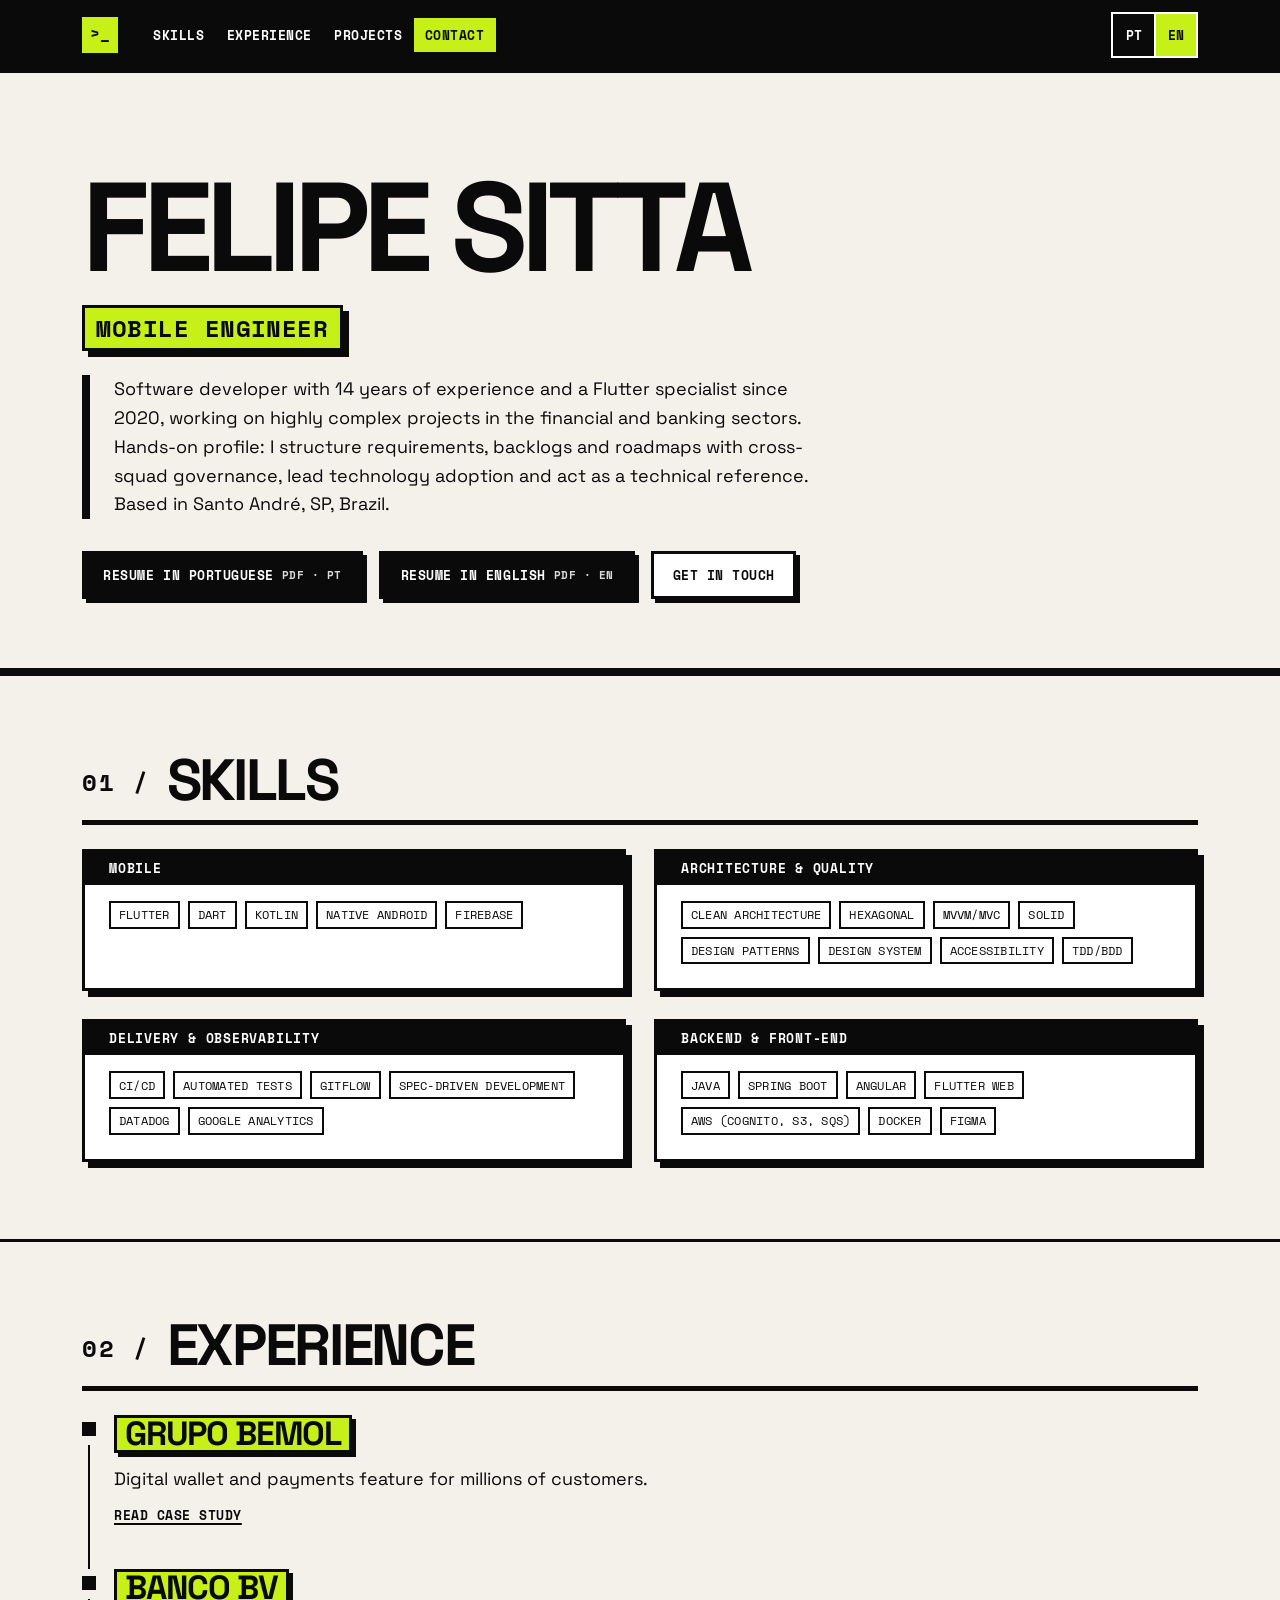
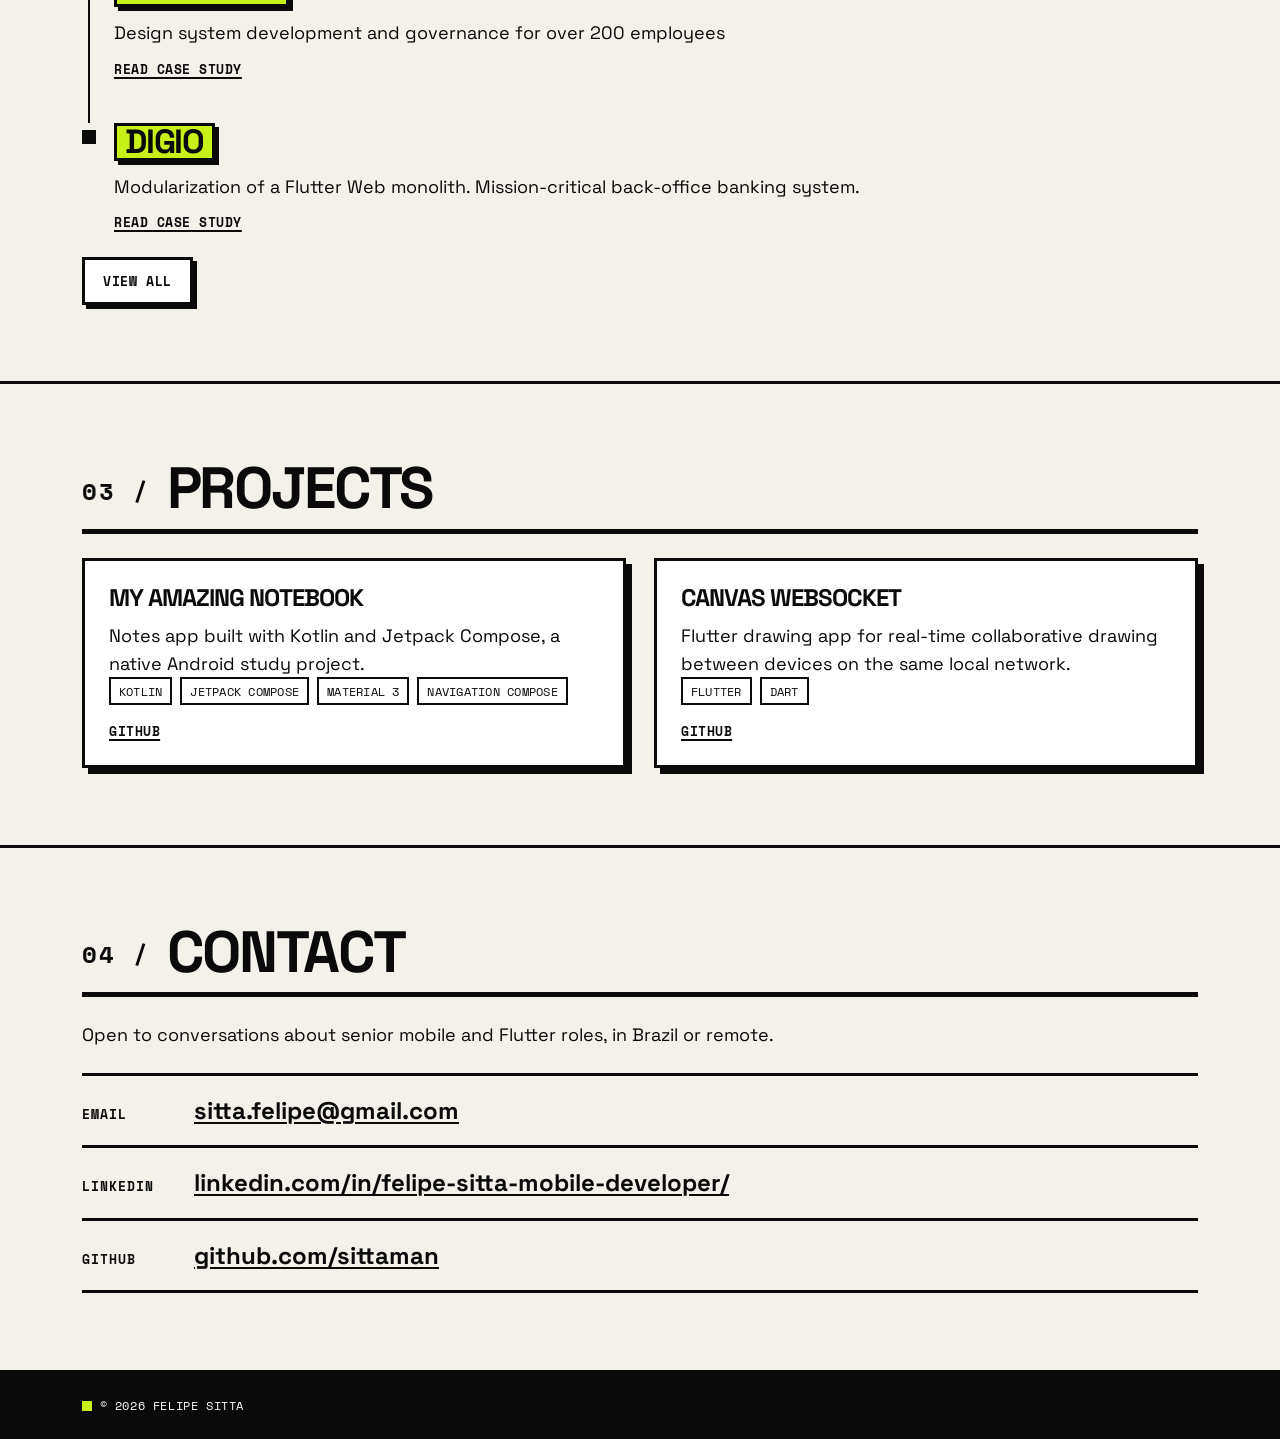
<file: index.html>
<!DOCTYPE html>
<html lang="pt-BR" data-lang="pt-BR">

<head>
  <meta charset="utf-8">
  <meta name="viewport" content="width=device-width, initial-scale=1">
  <meta name="color-scheme" content="light">
  <meta name="theme-color" content="#0a0a0a">

  <title>Felipe Sitta — Engenheiro Mobile</title>
  <meta name="description"
    content="Engenheiro mobile com 14 anos de experiência em software. Desenvolvo aplicativos Android e iOS e transformo requisitos e expectativas em soluções.">
  <link rel="canonical" href="https://sittaman.github.io/">

  <meta property="og:type" content="website">
  <meta property="og:site_name" content="Felipe Sitta">
  <meta property="og:locale" content="pt_BR">
  <meta property="og:locale:alternate" content="en_US">
  <meta property="og:url" content="https://sittaman.github.io/">
  <meta property="og:title" content="Felipe Sitta — Engenheiro Mobile">
  <meta property="og:description"
    content="Engenheiro mobile com 14 anos de experiência em software. Desenvolvo aplicativos Android e iOS e transformo requisitos e expectativas em soluções.">
  <meta property="og:image" content="https://sittaman.github.io/assets/img/og-cover.png">
  <meta property="og:image:width" content="1200">
  <meta property="og:image:height" content="630">
  <meta property="og:image:alt" content="Felipe Sitta — Engenheiro Mobile">
  <meta name="twitter:card" content="summary_large_image">

  <link rel="icon" href="assets/img/favicon.svg" type="image/svg+xml">
  <link rel="icon" href="favicon.ico" sizes="32x32">
  <link rel="apple-touch-icon" href="apple-touch-icon.png">
  <link rel="preload" href="assets/fonts/space-grotesk-latin.woff2" as="font" type="font/woff2" crossorigin>
  <link rel="stylesheet" href="assets/css/styles.css?v=20">
  <link rel="stylesheet" href="assets/css/print.css?v=6" media="print">

  <script type="application/ld+json">
{"@context":"https://schema.org","@graph":[
  {"@type":"Person","@id":"https://sittaman.github.io/#person",
   "name":"Felipe Sitta",
   "jobTitle":"Engenheiro Mobile",
   "description":"Engenheiro mobile com 14 anos de experiência em software, especializado em Flutter desde 2020.",
   "url":"https://sittaman.github.io/",
   "email":"mailto:sitta.felipe@gmail.com",
   "address":{"@type":"PostalAddress","addressLocality":"Santo André","addressRegion":"SP","addressCountry":"BR"},
   "sameAs":["https://github.com/sittaman","https://www.linkedin.com/in/felipe-sitta-mobile-developer/"],
   "knowsLanguage":[{"@type":"Language","name":"Portuguese","alternateName":"pt-BR"},
                    {"@type":"Language","name":"English","alternateName":"en"}],
   "knowsAbout":["Flutter","Dart","Kotlin","Android","Design Systems","Clean Architecture","Test-Driven Development","CI/CD","Acessibilidade","Inteligência Artificial"]},
  {"@type":"WebSite","@id":"https://sittaman.github.io/#website",
   "url":"https://sittaman.github.io/",
   "name":"Felipe Sitta — Engenheiro Mobile",
   "inLanguage":["pt-BR","en"],
   "publisher":{"@id":"https://sittaman.github.io/#person"}}
]}
</script>

  <script>
    /* Resolve language before first paint. */
    (function () {
      try {
        var d = document.documentElement;
        var q = new URLSearchParams(location.search);
        var stored = null; try { stored = localStorage.getItem('site.lang') } catch (e) { }
        var langs = (navigator.languages || [navigator.language || 'pt']).map(String);
        var lang = q.get('lang') || stored || ((langs.some(function (x) { return /^en/i.test(x) }) && !langs.some(function (x) { return /^pt/i.test(x) })) ? 'en' : 'pt-BR');
        lang = /^en/i.test(lang) ? 'en' : 'pt-BR';
        d.lang = lang; d.dataset.lang = lang;
        if (lang !== 'pt-BR') d.dataset.i18nPending = '';
      } catch (e) { }
    })();
  </script>
  <style>
    html[data-i18n-pending] body {
      visibility: hidden
    }
  </style>
  <noscript>
    <style>
      html[data-i18n-pending] body {
        visibility: visible
      }
    </style>
  </noscript>
</head>

<body>
  <a class="skip-link" href="#main" data-i18n="a11y.skip">Pular para o conteúdo</a>
  <p class="sr-only" role="status" aria-live="polite" data-lang-announcer></p>

  <header class="site-header">
    <div class="shell header-inner">
      <a class="brand" href="#top" aria-label="Felipe Sitta — início" data-i18n-aria-label="a11y.brand">
        <span class="brand-mark" aria-hidden="true">&gt;_</span>
      </a>

      <nav class="site-nav" aria-label="Seções" data-i18n-aria-label="a11y.navLabel">
        <ul role="list">
          <li><a href="#skills" data-i18n="nav.skills" data-action="nav-link">Skills</a></li>
          <li><a href="#experience" data-i18n="nav.experience" data-action="nav-link">Experiência</a></li>
          <li><a href="#projects" data-i18n="nav.projects" data-action="nav-link">Projetos</a></li>
          <li><a href="#contact" data-i18n="nav.contact" data-action="nav-link">Contato</a></li>
        </ul>
      </nav>

      <div class="controls">
        <fieldset class="lang-switch">
          <legend class="sr-only" data-i18n="a11y.langLegend">Idioma da página</legend>
          <label class="lang-opt">
            <input type="radio" name="lang" value="pt-BR" data-action="set-lang">
            <span lang="pt-BR">PT</span>
          </label>
          <label class="lang-opt">
            <input type="radio" name="lang" value="en" data-action="set-lang">
            <span lang="en">EN</span>
          </label>
        </fieldset>
      </div>
    </div>
  </header>

  <main id="main" tabindex="-1">

    <!-- HERO -->
    <section class="hero" id="top" aria-labelledby="hero-title">
      <div class="shell">
        <h1 id="hero-title" data-i18n="hero.name">Felipe Sitta</h1>
        <p class="hero-sub" data-i18n="hero.tagline">Engenheiro mobile</p>
        <p class="lede" data-i18n="hero.lede">Desenvolvedor com 14 anos de experiência em software e especialista
          Flutter desde 2020, atuando em projetos de alta complexidade nos setores financeiro e bancário. Perfil
          hands-on: estruturo requisitos, backlogs e roadmaps com governança cross-squad, lidero a adoção de
          tecnologias e atuo como referência técnica. Localizado em Santo André, SP.</p>
        <p class="hero-actions">
          <a class="btn btn-primary" href="assets/cv/felipe-sitta-cv-pt-BR.pdf" type="application/pdf" target="_blank" rel="noopener"
            data-i18n-html="hero.cvPt">Currículo <span class="btn-note">PDF · PT</span></a>
          <a class="btn btn-primary" href="assets/cv/felipe-sitta-cv-en.pdf" type="application/pdf" target="_blank" rel="noopener" data-i18n-html="hero.cvEn">Resume
            <span class="btn-note">PDF · EN</span></a>
          <a class="btn btn-ghost" href="#contact" data-i18n="hero.ctaContact">Entrar em contato</a>
        </p>
      </div>
    </section>

    <!-- SKILLS -->
    <section class="section" id="skills" aria-labelledby="skills-title">
      <div class="shell">
        <h2 id="skills-title" data-i18n="skills.title">Competências</h2>
        <div class="skills-grid">
          <article class="skill-group">
            <h3 data-i18n="skills.mobile">Mobile</h3>
            <ul class="chips" role="list" data-i18n-list="skills.mobileList">
              <li>Flutter</li>
              <li>Dart</li>
              <li>Kotlin</li>
              <li>Android nativo</li>
              <li>Firebase</li>
            </ul>
          </article>
          <article class="skill-group">
            <h3 data-i18n="skills.arch">Arquitetura &amp; Qualidade</h3>
            <ul class="chips" role="list" data-i18n-list="skills.archList">
              <li>Clean Architecture</li>
              <li>Hexagonal</li>
              <li>MVVM/MVC</li>
              <li>SOLID</li>
              <li>Design Patterns</li>
              <li>Design System</li>
              <li>Acessibilidade</li>
              <li>TDD/BDD</li>
            </ul>
          </article>
          <article class="skill-group">
            <h3 data-i18n="skills.delivery">Entrega &amp; Observabilidade</h3>
            <ul class="chips" role="list" data-i18n-list="skills.deliveryList">
              <li>CI/CD</li>
              <li>Testes automatizados</li>
              <li>GitFlow</li>
              <li>Spec-Driven Development</li>
              <li>DataDog</li>
              <li>Google Analytics</li>
            </ul>
          </article>
          <article class="skill-group">
            <h3 data-i18n="skills.stack">Backend &amp; Front-end</h3>
            <ul class="chips" role="list" data-i18n-list="skills.stackList">
              <li>Java</li>
              <li>Spring Boot</li>
              <li>Angular</li>
              <li>Flutter Web</li>
              <li>AWS (Cognito, S3, SQS)</li>
              <li>Docker</li>
              <li>Figma</li>
            </ul>
          </article>
        </div>
      </div>
    </section>

    <!-- EXPERIENCE -->
    <section class="section" id="experience" aria-labelledby="experience-title">
      <div class="shell">
        <h2 id="experience-title" data-i18n="experience.title">Experiência</h2>
        <!-- Projects, not jobs: the heading is the client's name, and role and period live on the
           /work cards and the case pages. Keep the three most recent, newest first. -->
        <ol class="timeline">

          <li>
            <article class="job">
              <h3 class="org">Grupo Bemol</h3>
              <p class="job-summary" data-i18n="exp.grupo-bemol.summary">Feature de carteira digital e pagamentos para
                milhões de usuários.</p>
              <p class="job-link"><a href="work/case.html?case=grupo-bemol"><span data-i18n="case.link">Leia o estudo de caso</span><span class="sr-only"> — Grupo Bemol</span></a></p>
            </article>
          </li>

          <li>
            <article class="job">
              <h3 class="org">Banco BV</h3>
              <p class="job-summary" data-i18n="exp.banco-bv.summary">Desenvolvimento e governança de design system para
                mais de 200 colaboradores.</p>
              <p class="job-link"><a href="work/case.html?case=banco-bv"><span data-i18n="case.link">Leia o estudo de caso</span><span class="sr-only"> — Banco BV</span></a></p>
            </article>
          </li>

          <li>
            <article class="job">
              <h3 class="org">Digio</h3>
              <p class="job-summary" data-i18n="exp.digio.summary">Modularização de monolito em Flutter Web. Sistema
                bancário de backoffice crítico para operação.</p>
              <p class="job-link"><a href="work/case.html?case=digio"><span data-i18n="case.link">Leia o estudo de caso</span><span class="sr-only"> — Digio</span></a></p>
            </article>
          </li>

        </ol>

        <p class="section-actions">
          <a class="btn btn-ghost" href="work/" data-i18n="experience.seeAll">Ver todos</a>
        </p>
      </div>
    </section>

    <!-- PROJECTS -->
    <section class="section" id="projects" aria-labelledby="projects-title">
      <div class="shell">
        <h2 id="projects-title" data-i18n="projects.title">Projetos</h2>
        <div class="cards" data-projects></div>
        <p class="empty-note" data-empty-note data-i18n-html="projects.empty">Em breve. Enquanto isso, veja os
          repositórios no <a href="https://github.com/sittaman" rel="noopener" target="_blank">GitHub</a>.</p>
        <!-- "Ver todos" fica desativado enquanto houver um único projeto. Quando existir uma
             página de projetos (ex.: projects/index.html), descomente e ajuste o href.
        <p class="section-actions">
          <a class="btn btn-ghost" href="projects/" data-i18n="projects.seeAll">Ver todos</a>
        </p>
        -->
      </div>
    </section>

    <!-- CONTACT -->
    <section class="section" id="contact" aria-labelledby="contact-title">
      <div class="shell">
        <h2 id="contact-title" data-i18n="contact.title">Contato</h2>
        <p class="prose" data-i18n="contact.lede">Aberto a conversas sobre posições sênior em mobile e Flutter, no
          Brasil ou remotas.</p>
        <ul class="contact-list" role="list">
          <li>
            <span class="label" data-i18n="contact.emailLabel">E-mail</span>
            <a href="mailto:sitta.felipe@gmail.com">sitta.felipe@gmail.com</a>
          </li>
          <li>
            <span class="label">LinkedIn</span>
            <a href="https://www.linkedin.com/in/felipe-sitta-mobile-developer/" rel="me noopener"
              target="_blank">linkedin.com/in/felipe-sitta-mobile-developer/</a>
          </li>
          <li>
            <span class="label">GitHub</span>
            <a href="https://github.com/sittaman" rel="me noopener" target="_blank">github.com/sittaman</a>
          </li>
        </ul>
      </div>
    </section>
  </main>

  <footer class="site-footer">
    <div class="shell">
      <p><span data-i18n="footer.rights">© 2026 Felipe Sitta</span></p>
    </div>
  </footer>

  <script src="assets/js/i18n.js?v=14"></script>
  <script src="assets/data/projects.js?v=5"></script>
  <script src="assets/js/main.js?v=12"></script>
</body>

</html>
</file>
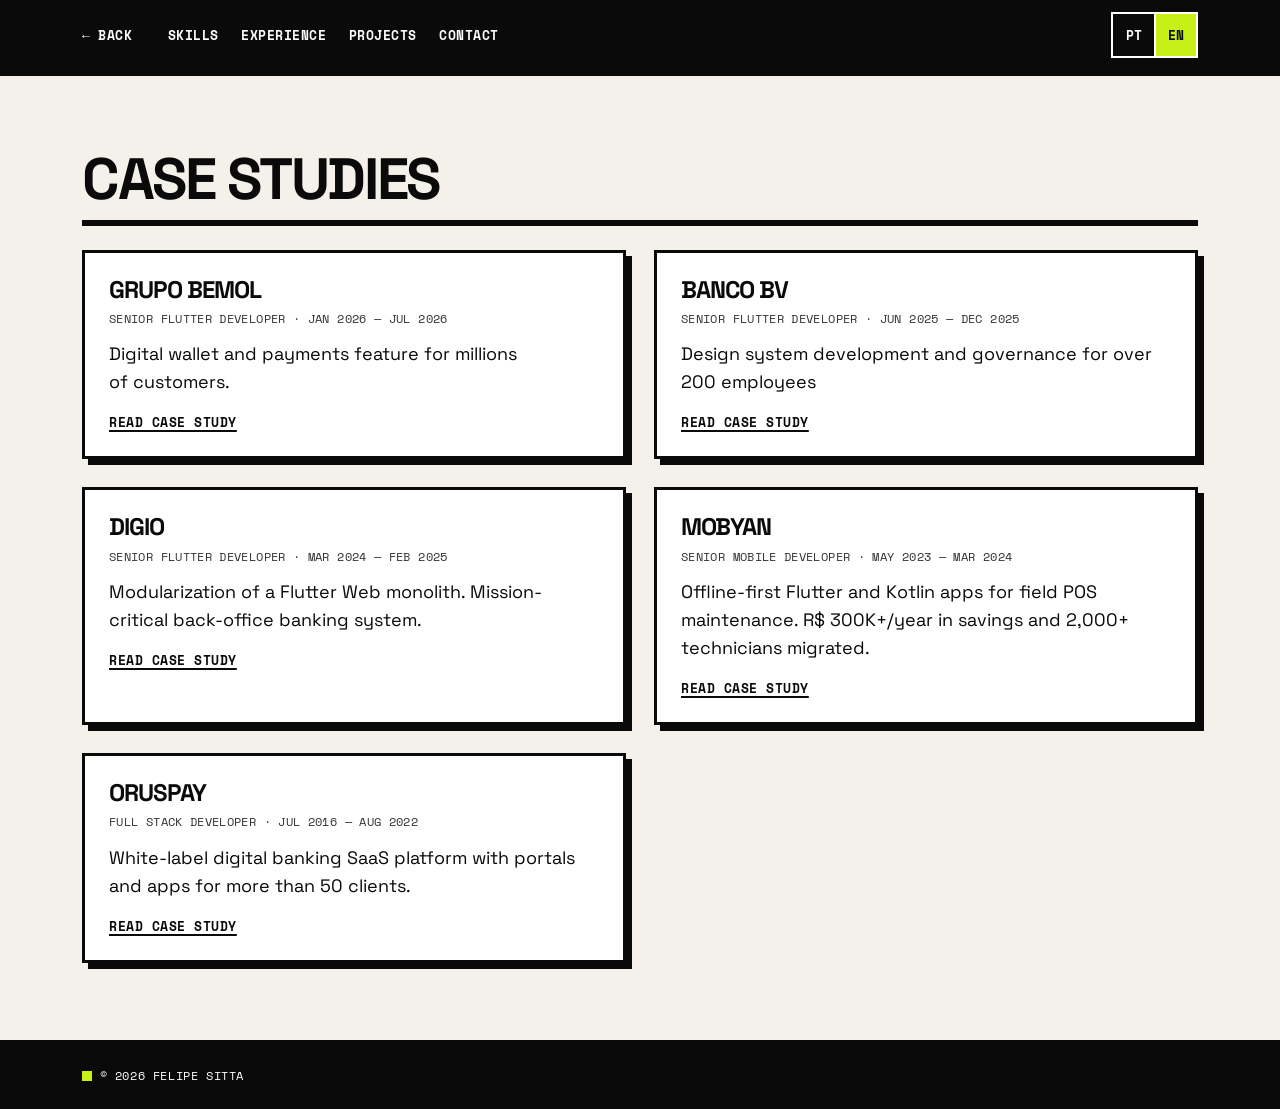
<file: work/index.html>
<!DOCTYPE html>
<html lang="pt-BR" data-lang="pt-BR">
<head>
<meta charset="utf-8">
<meta name="viewport" content="width=device-width, initial-scale=1">
<meta name="color-scheme" content="light">
<meta name="theme-color" content="#0a0a0a">

<title data-i18n="work.meta.title">Estudos de caso — Felipe Sitta</title>
<meta name="description" content="Estudos de caso de Felipe Sitta: arquitetura mobile, Design Systems e IA aplicada em projetos financeiros de grande porte." data-i18n-content="work.meta.description">
<link rel="canonical" href="https://sittaman.github.io/work/">

<meta property="og:type" content="website">
<meta property="og:site_name" content="Felipe Sitta">
<meta property="og:locale" content="pt_BR">
<meta property="og:locale:alternate" content="en_US">
<meta property="og:url" content="https://sittaman.github.io/work/">
<meta property="og:title" content="Estudos de caso — Felipe Sitta" data-i18n-content="work.meta.title">
<meta property="og:description" content="Estudos de caso de Felipe Sitta: arquitetura mobile, Design Systems e IA aplicada em projetos financeiros de grande porte." data-i18n-content="work.meta.description">
<meta property="og:image" content="https://sittaman.github.io/assets/img/og-cover.png">
<meta property="og:image:width" content="1200">
<meta property="og:image:height" content="630">
<meta property="og:image:alt" content="Felipe Sitta — Engenheiro Mobile">
<meta name="twitter:card" content="summary_large_image">

<link rel="icon" href="../assets/img/favicon.svg" type="image/svg+xml">
<link rel="icon" href="../favicon.ico" sizes="32x32">
<link rel="apple-touch-icon" href="../apple-touch-icon.png">
<link rel="preload" href="../assets/fonts/space-grotesk-latin.woff2" as="font" type="font/woff2" crossorigin>
<link rel="stylesheet" href="../assets/css/styles.css?v=20">
<link rel="stylesheet" href="../assets/css/print.css?v=6" media="print">

<script>
/* Resolve language before first paint. */
(function(){try{
  var d=document.documentElement;
  var q=new URLSearchParams(location.search);
  var stored=null;try{stored=localStorage.getItem('site.lang')}catch(e){}
  var langs=(navigator.languages||[navigator.language||'pt']).map(String);
  var lang=q.get('lang')||stored||((langs.some(function(x){return /^en/i.test(x)})&&!langs.some(function(x){return /^pt/i.test(x)}))?'en':'pt-BR');
  lang=/^en/i.test(lang)?'en':'pt-BR';
  d.lang=lang;d.dataset.lang=lang;
  if(lang!=='pt-BR')d.dataset.i18nPending='';
}catch(e){}})();
</script>
<style>html[data-i18n-pending] body{visibility:hidden}</style>
<noscript><style>html[data-i18n-pending] body{visibility:visible}</style></noscript>
</head>
<body>
<a class="skip-link" href="#main" data-i18n="a11y.skip">Pular para o conteúdo</a>
<p class="sr-only" role="status" aria-live="polite" data-lang-announcer></p>

<header class="site-header">
  <div class="shell header-inner">
    <a class="back-link" href="../#experience"><span aria-hidden="true">←</span> <span data-i18n="case.back">Voltar</span></a>

    <!-- The home page's menu, with ../ so it resolves from /work/. No data-action here: that
         hook only highlights same-page anchors, and every one of these leaves the page. -->
    <nav class="site-nav" aria-label="Seções" data-i18n-aria-label="a11y.navLabel">
      <ul role="list">
        <li><a href="../#skills" data-i18n="nav.skills">Skills</a></li>
        <li><a href="../#experience" data-i18n="nav.experience">Experiência</a></li>
        <li><a href="../#projects" data-i18n="nav.projects">Projetos</a></li>
        <li><a href="../#contact" data-i18n="nav.contact">Contato</a></li>
      </ul>
    </nav>

    <div class="controls">
      <fieldset class="lang-switch">
        <legend class="sr-only" data-i18n="a11y.langLegend">Idioma da página</legend>
        <label class="lang-opt">
          <input type="radio" name="lang" value="pt-BR" data-action="set-lang">
          <span lang="pt-BR">PT</span>
        </label>
        <label class="lang-opt">
          <input type="radio" name="lang" value="en" data-action="set-lang">
          <span lang="en">EN</span>
        </label>
      </fieldset>

    </div>
  </div>
</header>

<main id="main" tabindex="-1">

  <section class="section" aria-labelledby="work-title">
    <div class="shell">
      <h1 id="work-title" class="page-title" data-i18n="work.title">Estudos de caso</h1>

      <!-- Add a card per case study. The role/period keys are shared with the home page
           (exp.<slug>.*), so the two can never drift apart. -->
      <ul class="cards" role="list">
        <li class="card">
          <h2>Grupo Bemol</h2>
          <p class="card-meta">
            <span data-i18n="exp.grupo-bemol.role">Desenvolvedor Sênior Flutter</span> ·
            <time datetime="2026-01" data-i18n="exp.grupo-bemol.start">Jan 2026</time> —
            <time datetime="2026-07" data-i18n="exp.grupo-bemol.end">Jul 2026</time>
          </p>
          <p class="card-summary" data-i18n="exp.grupo-bemol.summary">Feature de carteira digital e pagamentos para milhões de usuários.</p>
          <p class="card-links"><a href="case.html?case=grupo-bemol"><span data-i18n="case.link">Leia o estudo de caso</span><span class="sr-only"> — Grupo Bemol</span></a></p>
        </li>

        <li class="card">
          <h2>Banco BV</h2>
          <p class="card-meta">
            <span data-i18n="exp.banco-bv.role">Desenvolvedor Sênior Flutter</span> ·
            <time datetime="2025-06" data-i18n="exp.banco-bv.start">Jun 2025</time> —
            <time datetime="2025-12" data-i18n="exp.banco-bv.end">Dez 2025</time>
          </p>
          <p class="card-summary" data-i18n="exp.banco-bv.summary">Desenvolvimento e governança de design system para mais de 200 colaboradores.</p>
          <p class="card-links"><a href="case.html?case=banco-bv"><span data-i18n="case.link">Leia o estudo de caso</span><span class="sr-only"> — Banco BV</span></a></p>
        </li>

        <li class="card">
          <h2>Digio</h2>
          <p class="card-meta">
            <span data-i18n="exp.digio.role">Desenvolvedor Sênior Flutter</span> ·
            <time datetime="2024-03" data-i18n="exp.digio.start">Mar 2024</time> —
            <time datetime="2025-02" data-i18n="exp.digio.end">Fev 2025</time>
          </p>
          <p class="card-summary" data-i18n="exp.digio.summary">Modularização de monolito em Flutter Web. Sistema bancário de backoffice crítico para operação.</p>
          <p class="card-links"><a href="case.html?case=digio"><span data-i18n="case.link">Leia o estudo de caso</span><span class="sr-only"> — Digio</span></a></p>
        </li>

        <li class="card">
          <h2>Mobyan</h2>
          <p class="card-meta">
            <span data-i18n="exp.mobyan.role">Desenvolvedor Sênior Mobile</span> ·
            <time datetime="2023-05" data-i18n="exp.mobyan.start">Mai 2023</time> —
            <time datetime="2024-03" data-i18n="exp.mobyan.end">Mar 2024</time>
          </p>
          <p class="card-summary" data-i18n="exp.mobyan.summary">Apps Flutter e Kotlin offline-first para manutenção de POS em campo. R$ 300K+/ano de economia e 2.000+ técnicos migrados.</p>
          <p class="card-links"><a href="case.html?case=mobyan"><span data-i18n="case.link">Leia o estudo de caso</span><span class="sr-only"> — Mobyan</span></a></p>
        </li>

        <li class="card">
          <h2>Oruspay</h2>
          <p class="card-meta">
            <span data-i18n="exp.oruspay.role">Desenvolvedor Full Stack</span> ·
            <time datetime="2016-07" data-i18n="exp.oruspay.start">Jul 2016</time> —
            <time datetime="2022-08" data-i18n="exp.oruspay.end">Ago 2022</time>
          </p>
          <p class="card-summary" data-i18n="exp.oruspay.summary">Plataforma SaaS whitelabel de banco digital com portais e apps para mais de 50 clientes.</p>
          <p class="card-links"><a href="case.html?case=oruspay"><span data-i18n="case.link">Leia o estudo de caso</span><span class="sr-only"> — Oruspay</span></a></p>
        </li>
      </ul>
    </div>
  </section>
</main>

<footer class="site-footer">
  <div class="shell">
    <p><span data-i18n="footer.rights">© 2026 Felipe Sitta</span></p>
  </div>
</footer>

<script src="../assets/js/i18n.js?v=14"></script>
<script src="../assets/js/main.js?v=12"></script>
</body>
</html>
</file>
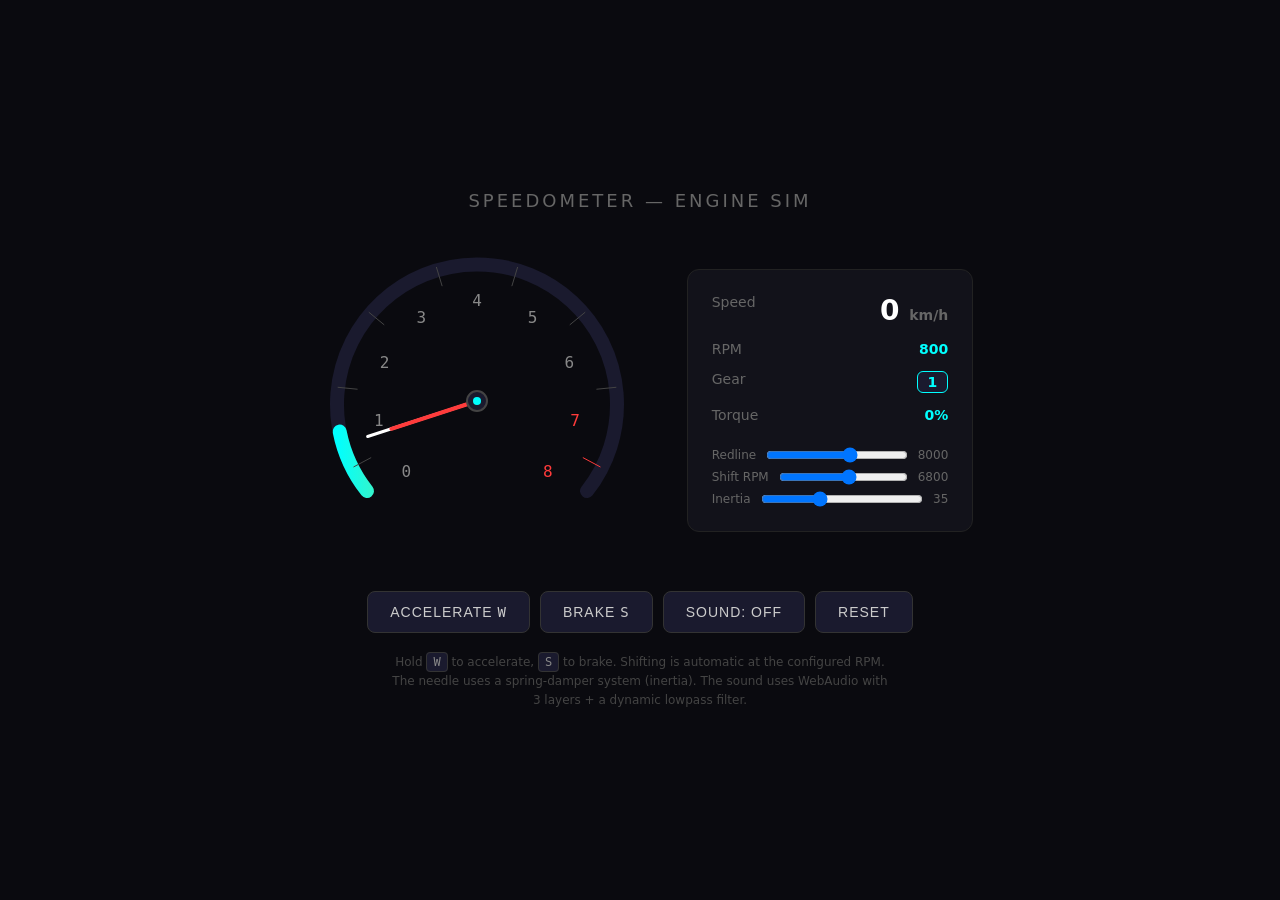
<file: speed.html>
<!DOCTYPE html>
<html lang="en">
<head>
<meta charset="UTF-8">
<title>Speedometer — Racing Game</title>
<style>
  * { box-sizing: border-box; margin: 0; padding: 0; }
  body {
    background: #0a0a0f;
    color: #e0e0e0;
    font-family: 'Segoe UI', system-ui, sans-serif;
    display: flex;
    flex-direction: column;
    align-items: center;
    justify-content: center;
    min-height: 100vh;
    gap: 20px;
    padding: 20px;
    user-select: none;
  }
  h1 { font-size: 18px; font-weight: 400; letter-spacing: 3px; color: #666; text-transform: uppercase; }

  .painel { display: flex; gap: 40px; align-items: center; flex-wrap: wrap; justify-content: center; }

  .gauge-wrap { position: relative; width: 340px; height: 340px; }
  svg { width: 100%; height: 100%; overflow: visible; }

  .info {
    display: flex; flex-direction: column; gap: 14px;
    background: #12121a; padding: 24px; border-radius: 12px;
    border: 1px solid #222; min-width: 200px;
  }
  .info .linha { display: flex; justify-content: space-between; font-size: 14px; }
  .info .label { color: #666; }
  .info .valor { color: #0ff; font-variant-numeric: tabular-nums; font-weight: 600; }
  .info .valor.grande { font-size: 28px; color: #fff; }
  .marcha-badge {
    display: inline-block; background: #1a1a2e; border: 1px solid #0ff;
    color: #0ff; padding: 2px 10px; border-radius: 6px; font-weight: 700;
  }
  .marcha-badge.trocando { background: #ff3b3b; border-color: #ff3b3b; color: #fff; }

  .controles { display: flex; gap: 10px; flex-wrap: wrap; justify-content: center; }
  button {
    background: #1a1a2e; border: 1px solid #333; color: #ccc;
    padding: 12px 22px; border-radius: 8px; cursor: pointer;
    font-size: 14px; letter-spacing: 1px; transition: all 0.1s;
  }
  button:hover { border-color: #0ff; color: #0ff; }
  button.ativo { background: #0ff; color: #000; border-color: #0ff; }

  .sliders { display: flex; flex-direction: column; gap: 6px; font-size: 12px; color: #666; margin-top: 10px; }
  .sliders label { display: flex; align-items: center; gap: 10px; }
  .sliders input { flex: 1; }
  .dica { font-size: 12px; color: #444; text-align: center; max-width: 500px; line-height: 1.6; }
  .dica kbd { background: #1a1a2e; padding: 2px 6px; border-radius: 4px; border: 1px solid #333; color: #888; }
  .small { font-size:14px; color:#666; }
</style>
</head>
<body>

<h1>Speedometer — Engine Sim</h1>

<div class="painel">
  <div class="gauge-wrap">
    <svg viewBox="0 0 340 340">
      <!-- fundo do arco -->
      <path d="M 60 260 A 140 140 0 1 1 280 260" fill="none" stroke="#1a1a2e" stroke-width="14" stroke-linecap="round"/>
      <!-- arco de RPM (preenchido dinamicamente) -->
      <path id="arcoRpm" d="M 60 260 A 140 140 0 1 1 280 260" fill="none" stroke="url(#gradRpm)" stroke-width="14" stroke-linecap="round"/>
      <defs>
        <linearGradient id="gradRpm" x1="0" y1="0" x2="1" y2="0">
          <stop offset="0%" stop-color="#0ff"/>
          <stop offset="65%" stop-color="#ffd000"/>
          <stop offset="85%" stop-color="#ff6a00"/>
          <stop offset="100%" stop-color="#ff2b2b"/>
        </linearGradient>
      </defs>

      <!-- marcas -->
      <g id="marcas"></g>

      <!-- números -->
      <g id="numeros" font-size="16" fill="#888" text-anchor="middle" font-family="monospace"></g>

      <!-- ponteiro -->
      <g id="ponteiro" transform="rotate(-135, 170, 170)">
        <line x1="170" y1="170" x2="170" y2="55" stroke="#fff" stroke-width="3" stroke-linecap="round"/>
        <line x1="170" y1="170" x2="170" y2="80" stroke="#ff3b3b" stroke-width="4" stroke-linecap="round"/>
      </g>
      <!-- eixo central -->
      <circle cx="170" cy="170" r="10" fill="#1a1a2e" stroke="#444" stroke-width="2"/>
      <circle cx="170" cy="170" r="4" fill="#0ff"/>
    </svg>
  </div>

  <div class="info">
    <div class="linha"><span class="label">Speed</span><span class="valor grande"><span id="velNum">0</span> <small class="small">km/h</small></span></div>
    <div class="linha"><span class="label">RPM</span><span class="valor"><span id="rpmNum">800</span></span></div>
    <div class="linha"><span class="label">Gear</span><span class="valor"><span id="marchaBadge" class="marcha-badge">1</span></span></div>
    <div class="linha"><span class="label">Torque</span><span class="valor" id="torqueNum">0%</span></div>
    <div class="sliders">
      <label>Redline <input type="range" id="sRedline" min="5000" max="10000" step="500" value="8000"><span id="vRedline">8000</span></label>
      <label>Shift RPM <input type="range" id="sTroca" min="4000" max="9000" step="250" value="6800"><span id="vTroca">6800</span></label>
      <label>Inertia <input type="range" id="sInercia" min="0" max="100" value="35"><span id="vInercia">35</span></label>
    </div>
  </div>
</div>

<div class="controles">
  <button id="btnAcel" type="button">ACCELERATE <kbd>W</kbd></button>
  <button id="btnFreio" type="button">BRAKE <kbd>S</kbd></button>
  <button id="btnSom" type="button">SOUND: OFF</button>
  <button id="btnReset" type="button">RESET</button>
</div>

<div class="dica">
  Hold <kbd>W</kbd> to accelerate, <kbd>S</kbd> to brake. Shifting is automatic at the configured RPM.
  The needle uses a spring-damper system (inertia). The sound uses WebAudio with 3 layers + a dynamic lowpass filter.
</div>

<script>
// ============================================================
// CONFIG
// ============================================================
const CONFIG = {
  ratios: [3.5, 2.1, 1.4, 1.0, 0.8, 0.65],
  finalDrive: 3.9,
  raioRoda: 0.3,
  rpmIdle: 800,
  rpmMax: 8000,
  rpmTroca: 6800,
  aceleracao: 55,   // m/s² base (escala arcade)
  freio: 80,
  arrasto: 0.35,
  minAngle: -135,
  maxAngle: 135,
  duracaoTroca: 0.28,
};

// ============================================================
// ESTADO
// ============================================================
const carro = {
  velocidade: 0,   // m/s
  rpm: CONFIG.rpmIdle,
  rpmVisual: CONFIG.rpmIdle,
  marcha: 1,
  acelerando: false,
  freando: false,
  trocando: false,
  timerTroca: 0,
  torque: 0,
};

// mola-amortecedor do ponteiro
let anguloAtual = CONFIG.minAngle;
let velAngular = 0;
const RIGIDEZ = 180, AMORTEC = 22;

// ============================================================
// DOM
// ============================================================
const ponteiro = document.getElementById('ponteiro');
const arcoRpm = document.getElementById('arcoRpm');
const velNum = document.getElementById('velNum');
const rpmNum = document.getElementById('rpmNum');
const marchaBadge = document.getElementById('marchaBadge');
const torqueNum = document.getElementById('torqueNum');
const btnAcel = document.getElementById('btnAcel');
const btnFreio = document.getElementById('btnFreio');
const btnSom = document.getElementById('btnSom');
const btnReset = document.getElementById('btnReset');

// ============================================================
// DESENHAR MARCAS E NÚMEROS
// ============================================================
(function desenharMarcas() {
  const gMarcas = document.getElementById('marcas');
  const gNums = document.getElementById('numeros');
  const cx = 170, cy = 170, rOut = 140, rIn = 120, rNum = 100;
  const total = CONFIG.maxAngle - CONFIG.minAngle; // 270°

  for (let i = 0; i <= 8000; i += 500) {
    const t = i / 8000;
    const ang = CONFIG.minAngle + t * total;
    const rad = (ang - 90) * Math.PI / 180;
    const principal = i % 1000 === 0;
    const r1 = principal ? rOut : rIn;
    const x1 = cx + Math.cos(rad) * r1;
    const y1 = cy + Math.sin(rad) * r1;
    const x2 = cx + Math.cos(rad) * rOut;
    const y2 = cy + Math.sin(rad) * rOut;

    const line = document.createElementNS('http://www.w3.org/2000/svg', 'line');
    line.setAttribute('x1', x1); line.setAttribute('y1', y1);
    line.setAttribute('x2', x2); line.setAttribute('y2', y2);
    line.setAttribute('stroke', i >= 7000 ? '#ff3b3b' : (principal ? '#888' : '#444'));
    line.setAttribute('stroke-width', principal ? 2 : 1);
    gMarcas.appendChild(line);

    if (principal) {
      const xN = cx + Math.cos(rad) * rNum;
      const yN = cy + Math.sin(rad) * rNum;
      const txt = document.createElementNS('http://www.w3.org/2000/svg', 'text');
      txt.setAttribute('x', xN); txt.setAttribute('y', yN + 5);
      txt.textContent = i / 1000;
      if (i >= 7000) txt.setAttribute('fill', '#ff3b3b');
      gNums.appendChild(txt);
    }
  }
})();

// ============================================================
// FÍSICA
// ============================================================
function torquePorRPM(rpm) {
  const pico = 5000;
  const x = (rpm - pico) / 4500;
  return Math.max(0, 1 - x * x);
}

function rpmDaMarcha(v, marcha) {
  const ratio = CONFIG.ratios[marcha - 1];
  const rpm = (v * ratio * CONFIG.finalDrive * 60) / (2 * Math.PI * CONFIG.raioRoda);
  return Math.max(CONFIG.rpmIdle, Math.min(rpm, CONFIG.rpmMax + 500));
}

function lerp(a, b, t) { return a + (b - a) * t; }

// ============================================================
// ÁUDIO (WebAudio)
// ============================================================
let audioCtx = null;
let camadas = [];
let filtroGlobal = null;
let ganhoMaster = null;
let somLigado = false;

function criarLoopMotor(ctx, freqBase, tipo) {
  const bufferSize = 2 * ctx.sampleRate;
  const buffer = ctx.createBuffer(1, bufferSize, ctx.sampleRate);
  const data = buffer.getChannelData(0);
  for (let i = 0; i < bufferSize; i++) {
    const t = i / ctx.sampleRate;
    let s = 0;
    if (tipo === 'saw') {
      s = 2 * (t * freqBase - Math.floor(t * freqBase + 0.5));
    } else if (tipo === 'square') {
      s = Math.sign(Math.sin(2 * Math.PI * freqBase * t));
    } else {
      s = Math.sin(2 * Math.PI * freqBase * t);
    }
    // ruído pra dar textura
    s += (Math.random() - 0.5) * 0.15;
    data[i] = s * 0.4;
  }
  const src = ctx.createBufferSource();
  src.buffer = buffer;
  src.loop = true;
  return src;
}

function iniciarAudio() {
  audioCtx = new (window.AudioContext || window.webkitAudioContext)();

  ganhoMaster = audioCtx.createGain();
  ganhoMaster.gain.value = 0.0;
  ganhoMaster.connect(audioCtx.destination);

  filtroGlobal = audioCtx.createBiquadFilter();
  filtroGlobal.type = 'lowpass';
  filtroGlobal.frequency.value = 800;
  filtroGlobal.Q.value = 1.2;
  filtroGlobal.connect(ganhoMaster);

  // 3 camadas: idle (60Hz), médio (110Hz), alto (180Hz)
  const defs = [
    { freq: 60,  tipo: 'saw',    vol: 0 },
    { freq: 110, tipo: 'square', vol: 0 },
    { freq: 180, tipo: 'saw',    vol: 0 },
  ];
  camadas = defs.map(d => {
    const src = criarLoopMotor(audioCtx, d.freq, d.tipo);
    const g = audioCtx.createGain();
    g.gain.value = d.vol;
    src.connect(g);
    g.connect(filtroGlobal);
    src.start();
    return { src, gain: g, freqBase: d.freq };
  });
}

function atualizarAudio(rpm) {
  if (!somLigado || !audioCtx) return;
  const t = Math.min(1, rpm / CONFIG.rpmMax);

  // crossfade das camadas
  const pesos = [
    Math.max(0, 1 - Math.abs(rpm - 1500) / 2000), // idle
    Math.max(0, 1 - Math.abs(rpm - 4500) / 3000), // médio
    Math.max(0, 1 - Math.abs(rpm - 7500) / 3000), // alto
  ];
  camadas.forEach((c, i) => {
    c.gain.gain.setTargetAtTime(pesos[i] * 0.25, audioCtx.currentTime, 0.05);
    c.src.playbackRate.setTargetAtTime(0.8 + t * 1.2, audioCtx.currentTime, 0.03);
  });

  // filtro lowpass dinâmico
  filtroGlobal.frequency.setTargetAtTime(500 + t * 6500, audioCtx.currentTime, 0.05);
  ganhoMaster.gain.setTargetAtTime(0.35, audioCtx.currentTime, 0.1);
}

function tocarPopTroca() {
  if (!somLigado || !audioCtx) return;
  const t = audioCtx.currentTime;
  const osc = audioCtx.createOscillator();
  const g = audioCtx.createGain();
  osc.type = 'square';
  osc.frequency.setValueAtTime(80 + Math.random() * 60, t);
  osc.frequency.exponentialRampToValueAtTime(30, t + 0.12);
  g.gain.setValueAtTime(0.15, t);
  g.gain.exponentialRampToValueAtTime(0.001, t + 0.15);
  osc.connect(g); g.connect(ganhoMaster);
  osc.start(t); osc.stop(t + 0.16);
}

// ============================================================
// UPDATE
// ============================================================
function atualizarFisica(dt) {
  // aceleração
  if (carro.acelerando && !carro.trocando) {
    carro.torque = torquePorRPM(carro.rpm);
    carro.velocidade += carro.torque * CONFIG.aceleracao * dt;
  } else {
    carro.torque = 0;
  }

  // freio
  if (carro.freando) {
    carro.velocidade -= CONFIG.freio * dt;
  }

  // arrasto
  carro.velocidade *= 1 - CONFIG.arrasto * dt;
  carro.velocidade = Math.max(0, carro.velocidade);

  // RPM físico
  if (!carro.trocando) {
    carro.rpm = rpmDaMarcha(carro.velocidade, carro.marcha);
    carro.rpmVisual = lerp(carro.rpmVisual, carro.rpm, 1 - Math.pow(0.001, dt));
  }

  // troca automática
  if (!carro.trocando && carro.rpm > CONFIG.rpmTroca && carro.marcha < 6) {
    carro.trocando = true;
    carro.timerTroca = CONFIG.duracaoTroca;
    carro.marcha++;
    tocarPopTroca();
  }

  // durante a troca
  if (carro.trocando) {
    carro.timerTroca -= dt;
    carro.rpmVisual = lerp(carro.rpmVisual, 1200, 0.25);
    if (carro.timerTroca <= 0) {
      carro.trocando = false;
      carro.rpmVisual = rpmDaMarcha(carro.velocidade, carro.marcha);
    }
  }

  // downshift se muito devagar (opcional, só pra não travar)
  if (!carro.trocando && carro.marcha > 1) {
    const rpmNaMarchaAbaixo = rpmDaMarcha(carro.velocidade, carro.marcha - 1);
    if (rpmNaMarchaAbaixo < 2200 && carro.marcha > 1) {
      carro.marcha--;
      carro.rpmVisual = rpmDaMarcha(carro.velocidade, carro.marcha);
    }
  }
}

function atualizarPonteiro(dt) {
  const t = Math.min(1, carro.rpmVisual / CONFIG.rpmMax);
  const alvo = CONFIG.minAngle + t * (CONFIG.maxAngle - CONFIG.minAngle);

  const forca = (alvo - anguloAtual) * RIGIDEZ - velAngular * AMORTEC;
  velAngular += forca * dt;
  anguloAtual += velAngular * dt;

  ponteiro.setAttribute('transform', `rotate(${anguloAtual}, 170, 170)`);
}

function atualizarArco() {
  const t = Math.min(1, carro.rpmVisual / CONFIG.rpmMax);
  // comprimento total do arco (r=140, 270°) = 2π * 140 * 0.75
  const totalArco = 2 * Math.PI * 140 * 0.75;
  arcoRpm.style.strokeDasharray = `${t * totalArco} ${totalArco}`;
}

function atualizarHUD() {
  const kmh = carro.velocidade * 3.6;
  velNum.textContent = Math.round(kmh);
  rpmNum.textContent = Math.round(carro.rpmVisual);
  torqueNum.textContent = Math.round(carro.torque * 100) + '%';

  if (carro.trocando) {
    marchaBadge.textContent = '↕';
    marchaBadge.classList.add('trocando');
  } else {
    marchaBadge.textContent = carro.marcha;
    marchaBadge.classList.remove('trocando');
  }
}

// ============================================================
// LOOP
// ============================================================
let ultimoTempo = performance.now();

function loop(agora) {
  let dt = (agora - ultimoTempo) / 1000;
  ultimoTempo = agora;
  if (dt > 0.05) dt = 0.05; // clamp pra não explodir em abas inativas

  atualizarFisica(dt);
  atualizarPonteiro(dt);
  atualizarArco();
  atualizarHUD();
  atualizarAudio(carro.rpmVisual);

  requestAnimationFrame(loop);
}
requestAnimationFrame(loop);

// ============================================================
// CONTROLES
// ============================================================
function setAcelerando(v) {
  carro.acelerando = v;
  btnAcel.classList.toggle('ativo', v);
}
function setFreando(v) {
  carro.freando = v;
  btnFreio.classList.toggle('ativo', v);
}

btnAcel.addEventListener('mousedown', () => setAcelerando(true));
btnAcel.addEventListener('mouseup', () => setAcelerando(false));
btnAcel.addEventListener('mouseleave', () => setAcelerando(false));
btnAcel.addEventListener('touchstart', e => { e.preventDefault(); setAcelerando(true); });
btnAcel.addEventListener('touchend', () => setAcelerando(false));

btnFreio.addEventListener('mousedown', () => setFreando(true));
btnFreio.addEventListener('mouseup', () => setFreando(false));
btnFreio.addEventListener('mouseleave', () => setFreando(false));
btnFreio.addEventListener('touchstart', e => { e.preventDefault(); setFreando(true); });
btnFreio.addEventListener('touchend', () => setFreando(false));

window.addEventListener('keydown', e => {
  if (e.key === 'w' || e.key === 'W' || e.key === 'ArrowUp') setAcelerando(true);
  if (e.key === 's' || e.key === 'S' || e.key === 'ArrowDown') setFreando(true);
});
window.addEventListener('keyup', e => {
  if (e.key === 'w' || e.key === 'W' || e.key === 'ArrowUp') setAcelerando(false);
  if (e.key === 's' || e.key === 'S' || e.key === 'ArrowDown') setFreando(false);
});

btnSom.addEventListener('click', () => {
  if (!audioCtx) iniciarAudio();
  audioCtx.resume();
  somLigado = !somLigado;
  btnSom.textContent = 'SOUND: ' + (somLigado ? 'ON' : 'OFF');
  btnSom.classList.toggle('ativo', somLigado);
  if (!somLigado && ganhoMaster) {
    ganhoMaster.gain.setTargetAtTime(0, audioCtx.currentTime, 0.1);
  }
});

btnReset.addEventListener('click', () => {
  carro.velocidade = 0;
  carro.rpm = CONFIG.rpmIdle;
  carro.rpmVisual = CONFIG.rpmIdle;
  carro.marcha = 1;
  carro.trocando = false;
  anguloAtual = CONFIG.minAngle;
  velAngular = 0;
});

// sliders
const sRedline = document.getElementById('sRedline');
const sTroca = document.getElementById('sTroca');
const sInercia = document.getElementById('sInercia');
const vRedline = document.getElementById('vRedline');
const vTroca = document.getElementById('vTroca');
const vInercia = document.getElementById('vInercia');

sRedline.addEventListener('input', () => {
  CONFIG.rpmMax = +sRedline.value;
  vRedline.textContent = sRedline.value;
  if (CONFIG.rpmTroca > CONFIG.rpmMax - 500) {
    CONFIG.rpmTroca = CONFIG.rpmMax - 500;
    sTroca.value = CONFIG.rpmTroca;
    vTroca.textContent = CONFIG.rpmTroca;
  }
});
sTroca.addEventListener('input', () => {
  CONFIG.rpmTroca = Math.min(+sTroca.value, CONFIG.rpmMax - 300);
  vTroca.textContent = CONFIG.rpmTroca;
});
sInercia.addEventListener('input', () => {
  const v = +sInercia.value / 100;
  // mapeia 0..1 pra amortecedor e rigidez
  RIGIDEZ = 80 + (1 - v) * 300;
  AMORTEC = 10 + v * 30;
  vInercia.textContent = sInercia.value;
});
</script>
</body>
</html>
</file>
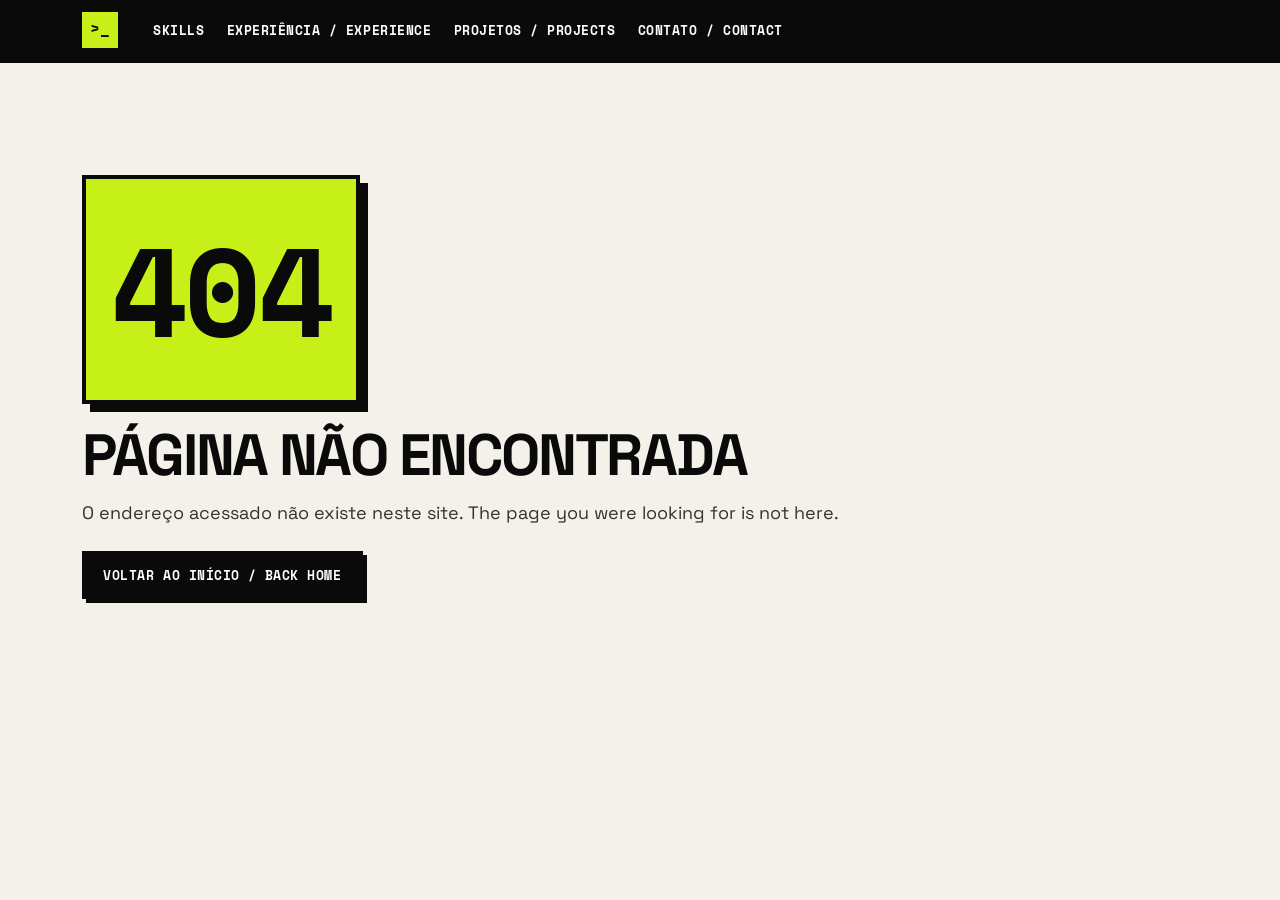
<file: work/case.html>
<!DOCTYPE html>
<html lang="pt-BR" data-lang="pt-BR">
<head>
<meta charset="utf-8">
<meta name="viewport" content="width=device-width, initial-scale=1">
<meta name="color-scheme" content="light">
<meta name="theme-color" content="#0a0a0a">

<title data-i18n="work.meta.title">Estudos de caso — Felipe Sitta</title>
<meta name="description" content="Estudos de caso de Felipe Sitta: arquitetura mobile, Design Systems e IA aplicada em projetos financeiros de grande porte." data-i18n-content="work.meta.description">
<link rel="canonical" href="https://sittaman.github.io/work/case.html">

<meta property="og:type" content="article">
<meta property="og:site_name" content="Felipe Sitta">
<meta property="og:locale" content="pt_BR">
<meta property="og:locale:alternate" content="en_US">
<meta property="og:url" content="https://sittaman.github.io/work/case.html">
<meta property="og:title" content="Estudos de caso — Felipe Sitta" data-i18n-content="work.meta.title">
<meta property="og:description" content="Estudos de caso de Felipe Sitta: arquitetura mobile, Design Systems e IA aplicada em projetos financeiros de grande porte." data-i18n-content="work.meta.description">
<meta property="og:image" content="https://sittaman.github.io/assets/img/og-cover.png">
<meta property="og:image:width" content="1200">
<meta property="og:image:height" content="630">
<meta property="og:image:alt" content="Felipe Sitta — Engenheiro Mobile">
<meta name="twitter:card" content="summary_large_image">

<link rel="icon" href="../assets/img/favicon.svg" type="image/svg+xml">
<link rel="icon" href="../favicon.ico" sizes="32x32">
<link rel="apple-touch-icon" href="../apple-touch-icon.png">
<link rel="preload" href="../assets/fonts/space-grotesk-latin.woff2" as="font" type="font/woff2" crossorigin>
<link rel="stylesheet" href="../assets/css/styles.css?v=20">
<link rel="stylesheet" href="../assets/css/print.css?v=6" media="print">

<script>
/* Resolve language before first paint. Case selection runs after the parse; hide the case
   sections until then so the whole list never flashes before the requested one. The timeout
   is a safety net in case main.js fails to load. */
(function(){try{
  var d=document.documentElement;
  var q=new URLSearchParams(location.search);
  var stored=null;try{stored=localStorage.getItem('site.lang')}catch(e){}
  var langs=(navigator.languages||[navigator.language||'pt']).map(String);
  var lang=q.get('lang')||stored||((langs.some(function(x){return /^en/i.test(x)})&&!langs.some(function(x){return /^pt/i.test(x)}))?'en':'pt-BR');
  lang=/^en/i.test(lang)?'en':'pt-BR';
  d.lang=lang;d.dataset.lang=lang;
  if(lang!=='pt-BR')d.dataset.i18nPending='';
  d.setAttribute('data-case-pending','');
  setTimeout(function(){d.removeAttribute('data-case-pending')},3000);
}catch(e){}})();
</script>
<style>html[data-i18n-pending] body{visibility:hidden}</style>
<noscript><style>html[data-i18n-pending] body{visibility:visible}</style></noscript>
</head>
<body>
<a class="skip-link" href="#main" data-i18n="a11y.skip">Pular para o conteúdo</a>
<p class="sr-only" role="status" aria-live="polite" data-lang-announcer></p>

<header class="site-header">
  <div class="shell header-inner">
    <a class="back-link" href="../#experience"><span aria-hidden="true">←</span> <span data-i18n="case.back">Voltar</span></a>

    <!-- The home page's menu, with ../ so it resolves from /work/. No data-action here: that
         hook only highlights same-page anchors, and every one of these leaves the page. -->
    <nav class="site-nav" aria-label="Seções" data-i18n-aria-label="a11y.navLabel">
      <ul role="list">
        <li><a href="../#skills" data-i18n="nav.skills">Skills</a></li>
        <li><a href="../#experience" data-i18n="nav.experience">Experiência</a></li>
        <li><a href="../#projects" data-i18n="nav.projects">Projetos</a></li>
        <li><a href="../#contact" data-i18n="nav.contact">Contato</a></li>
      </ul>
    </nav>

    <div class="controls">
      <fieldset class="lang-switch">
        <legend class="sr-only" data-i18n="a11y.langLegend">Idioma da página</legend>
        <label class="lang-opt">
          <input type="radio" name="lang" value="pt-BR" data-action="set-lang">
          <span lang="pt-BR">PT</span>
        </label>
        <label class="lang-opt">
          <input type="radio" name="lang" value="en" data-action="set-lang">
          <span lang="en">EN</span>
        </label>
      </fieldset>

    </div>
  </div>
</header>

<main id="main" tabindex="-1">
  <!-- One section per case study. The write-up is sourced from ~/Documents/cv/Project showcase
       {PT,EN}.md; section headings are shared across every case, the body keys are per project.
       All sections stay in the HTML so the page remains complete without JavaScript. -->
  <section class="section case-study" data-case-study data-slug="grupo-bemol"
           data-i18n-meta-title="case.grupo-bemol.meta.title"
           data-i18n-meta-description="case.grupo-bemol.meta.description"
           aria-labelledby="case-title-grupo-bemol">
    <div class="shell">
      <p class="eyebrow" data-i18n="case.eyebrow">Estudo de caso</p>
      <h1 id="case-title-grupo-bemol" class="page-title">Grupo Bemol</h1>
      <p class="case-meta">
        <span data-i18n="exp.grupo-bemol.role">Desenvolvedor Sênior Flutter</span> ·
        <time datetime="2026-01" data-i18n="exp.grupo-bemol.start">Jan 2026</time> —
        <time datetime="2026-07" data-i18n="exp.grupo-bemol.end">Jul 2026</time>
      </p>
      <h2 data-i18n="case.context">Contexto</h2>
      <ul class="bullets" role="list" data-i18n-list="case.grupo-bemol.context">
        <li>Projeto desenvolvido em Flutter.</li>
        <li>Lançamento do produto Carteira Digital.</li>
        <li>Projeto legado robusto em processo de refatoração.</li>
        <li>Presença de muita duplicidade.</li>
        <li>Mudanças de regra de negócio e impedimentos relacionados ao novo produto ocorriam com frequência e demandavam rápida adaptação.</li>
        <li>Existiam limitações por parte de fornecedores externos.</li>
        <li>Uso intenso de ferramentas de IA (GitHub Copilot) para explicação de código e skills para novas funcionalidades, code review, testes unitários e commits.</li>
      </ul>

      <h2 data-i18n="case.scope">Escopo técnico</h2>
      <ul class="bullets" role="list" data-i18n-list="case.grupo-bemol.scope">
        <li>O projeto consistia no desenvolvimento de um produto de Carteira Digital dentro do aplicativo já existente do cliente. A funcionalidade englobava o cadastro de cartões de crédito como forma de pagamento.</li>
        <li>Havia diversas questões de segurança e de uso de serviços externos, como Cielo, no que se refere à manipulação e ao armazenamento de dados de cartão de crédito, e esses pontos precisavam ser contemplados no desenvolvimento.</li>
        <li>O time de produto entregou um roadmap bastante superficial, que foi sendo ajustado quase diariamente à medida que novas demandas eram descobertas.</li>
      </ul>

      <h2 data-i18n="case.results">Resultados alcançados</h2>
      <ul class="bullets" role="list" data-i18n-list="case.grupo-bemol.results">
        <li>Entrega do produto, com resposta rápida às mudanças e demandas conforme surgiam.</li>
        <li>Criação de uma biblioteca que encapsulava de forma transparente um processo importante com exigências específicas de um fornecedor.</li>
      </ul>
    </div>
  </section>

  <section class="section case-study" data-case-study data-slug="banco-bv"
           data-i18n-meta-title="case.banco-bv.meta.title"
           data-i18n-meta-description="case.banco-bv.meta.description"
           aria-labelledby="case-title-banco-bv">
    <div class="shell">
      <p class="eyebrow" data-i18n="case.eyebrow">Estudo de caso</p>
      <h1 id="case-title-banco-bv" class="page-title">Banco BV</h1>
      <p class="case-meta">
        <span data-i18n="exp.banco-bv.role">Desenvolvedor Sênior Flutter</span> ·
        <time datetime="2025-06" data-i18n="exp.banco-bv.start">Jun 2025</time> —
        <time datetime="2025-12" data-i18n="exp.banco-bv.end">Dez 2025</time>
      </p>
      <h2 data-i18n="case.context">Contexto</h2>
      <ul class="bullets" role="list" data-i18n-list="case.banco-bv.context">
        <li>Projeto Flutter com alta modularização, com mais de 150 módulos.</li>
        <li>Alocação inicial na squad de Design System e, posteriormente, na squad de Cadastro Pessoa Física.</li>
      </ul>

      <h2 data-i18n="case.scope">Escopo técnico</h2>
      <ul class="bullets" role="list" data-i18n-list="case.banco-bv.scope">
        <li>Novos desenvolvimentos no Design System passavam por um rígido controle de qualidade, incluindo demandas de acessibilidade.</li>
        <li>Havia grande preocupação com a criação de componentes genéricos, de modo a evitar duplicidade.</li>
        <li>Existia alta demanda de manutenção, desenvolvimento e customização de componentes.</li>
        <li>O processo de apresentação e defesa de GMUD era robusto.</li>
        <li>Uso de GitHub Copilot e Cursor para testes unitários e code review.</li>
      </ul>

      <h2 data-i18n="case.impact">Impacto e resultados alcançados</h2>
      <ul class="bullets" role="list" data-i18n-list="case.banco-bv.impact">
        <li>Elaboração de uma biblioteca de front-end que atuava como uma API para a criação de telas e formulários dinâmicos.</li>
        <li>O uso do contrato definido por essa biblioteca eliminava problemas de roteamento e dependências transversais entre módulos.</li>
      </ul>
    </div>
  </section>

  <section class="section case-study" data-case-study data-slug="digio"
           data-i18n-meta-title="case.digio.meta.title"
           data-i18n-meta-description="case.digio.meta.description"
           aria-labelledby="case-title-digio">
    <div class="shell">
      <p class="eyebrow" data-i18n="case.eyebrow">Estudo de caso</p>
      <h1 id="case-title-digio" class="page-title">Digio</h1>
      <p class="case-meta">
        <span data-i18n="exp.digio.role">Desenvolvedor Sênior Flutter</span> ·
        <time datetime="2024-03" data-i18n="exp.digio.start">Mar 2024</time> —
        <time datetime="2025-02" data-i18n="exp.digio.end">Fev 2025</time>
      </p>
      <h2 data-i18n="case.context">Contexto</h2>
      <ul class="bullets" role="list" data-i18n-list="case.digio.context">
        <li>Projeto Flutter Web com arquitetura modularizada.</li>
        <li>Colaboração próxima com as equipes de desenvolvimento, arquitetura, qualidade, design e produto.</li>
      </ul>

      <h2 data-i18n="case.scope">Escopo técnico</h2>
      <ul class="bullets" role="list" data-i18n-list="case.digio.scope">
        <li>O projeto era um monolito que havia passado por uma tentativa de modularização inacabada. Como resultado, encontrava-se em um estado intermediário, com muitos módulos desatualizados, redundantes e com duplicidade.</li>
        <li>Não havia cobertura de testes unitários.</li>
        <li>A squad não possuía líder técnico, o que tornava o refinamento de estórias técnicas um grande gargalo para todo o time.</li>
      </ul>

      <h2 data-i18n="case.contrib">Contribuições destacadas</h2>
      <ul class="bullets" role="list" data-i18n-list="case.digio.contrib">
        <li>Gestão de dependências e modularização com Melos.</li>
        <li>Implantação de feature toggles para ativação de funcionalidades em tempo real.</li>
        <li>Construção e padronização de Design System com Widgetbook.</li>
        <li>Aumento da maturidade de testes automatizados.</li>
        <li>Melhoria do processo de refinamento técnico e da comunicação com diversas áreas.</li>
        <li>Avanço no backlog de débitos técnicos.</li>
      </ul>

      <h2 data-i18n="case.results">Resultados alcançados</h2>
      <ul class="bullets" role="list" data-i18n-list="case.digio.results">
        <li>Aumento da cobertura de testes de zero para mais de 70%.</li>
        <li>Desenvolvimento e padronização do Design System, bem como da documentação correspondente no Widgetbook.</li>
        <li>Avanço na modularização do sistema para gestão e implantação de novos módulos.</li>
        <li>Assunção da iniciativa de refinamento técnico das estórias, com maior assertividade nas estimativas e nas entregas. Houve melhora significativa nos indicadores da equipe e nas relações com UI/UX, produto e qualidade. A percepção do time dentro da empresa também mudou: deixou de ser uma squad problemática, constantemente atrasada, para se tornar um time adiantado a ponto de ficar ocioso no que dizia respeito às tarefas de front-end.</li>
      </ul>

      <h2 data-i18n="case.wrong">O que deu errado</h2>
      <ul class="bullets" role="list" data-i18n-list="case.digio.wrong">
        <li>A relação com os times de agilidade e qualidade era desafiadora e poderia ter sido melhor cultivada.</li>
      </ul>
    </div>
  </section>

  <section class="section case-study" data-case-study data-slug="mobyan"
           data-i18n-meta-title="case.mobyan.meta.title"
           data-i18n-meta-description="case.mobyan.meta.description"
           aria-labelledby="case-title-mobyan">
    <div class="shell">
      <p class="eyebrow" data-i18n="case.eyebrow">Estudo de caso</p>
      <h1 id="case-title-mobyan" class="page-title">Mobyan</h1>
      <p class="case-meta">
        <span data-i18n="exp.mobyan.role">Desenvolvedor Sênior Mobile</span> ·
        <time datetime="2023-05" data-i18n="exp.mobyan.start">Mai 2023</time> —
        <time datetime="2024-03" data-i18n="exp.mobyan.end">Mar 2024</time>
      </p>
      <h2 data-i18n="case.context">Contexto</h2>
      <div class="prose" data-i18n-html="case.mobyan.context"><p>Entre maio de 2023 e março de 2024, o projeto foi herdado de uma consultoria terceirizada. Havia falhas relevantes, como por exemplo, de banco de dados, gerencia de estado e autenticação, além de baixa aderência às regras de negócio do produto.</p><p>Tratava-se de um app de atendimento de ordens de serviço para manutenção e retirada de equipamentos de pagamento, como POS e dispositivos relacionados. O produto foi desenvolvido em Flutter, com diversas integrações nativas e arquitetura offline-first.</p><p>Também houve manutenção em uma ferramenta de checklist de manutenção desenvolvida em Kotlin, utilizando Room como banco de dados local.</p></div>

      <h2 data-i18n="case.scope">Escopo técnico</h2>
      <div class="prose" data-i18n-html="case.mobyan.scope"><p>O app incluía integrações com Google Maps, GPS, câmera, fingerprint e in-app updates, além do uso de SQLite e NoSQL, feature toggles, migrations, streams e multithreading.</p><p>Também houve desenvolvimento de CI/CD com Azure DevOps e Firebase.</p></div>

      <h2 data-i18n="case.contrib">Contribuições destacadas</h2>
      <ul class="bullets" role="list" data-i18n-list="case.mobyan.contrib">
        <li>Desenvolvimento e manutenção de apps em Flutter e Kotlin.</li>
        <li>Implementação de melhorias como CI/CD, Design System e BFF.</li>
        <li>Trabalho com arquitetura offline-first, incluindo persistência local e sincronização.</li>
        <li>Evolução de capacidades ligadas à plataforma nativa Android, com foco em estabilidade e performance.</li>
      </ul>

      <h2 data-i18n="case.results">Resultados alcançados</h2>
      <ul class="bullets" role="list" data-i18n-list="case.mobyan.results">
        <li>O cancelamento de visitas antes dependia de um formulário extenso e da comunicação com uma central em que o turnover era um grande problema. Esse fluxo foi substituído por um formulário simplificado no app, resultando em redução do turnover e economia direta de pelo menos R$ 300.000,00 anuais em custos operacionais da central.</li>
        <li>Os profissionais preferiam utilizar o aplicativo antigo, já que o novo projeto causava perdas de dados. A adoção de arquitetura offline-first resolveu os problemas de perda e sincronização e, em conjunto com a pipeline de publicação e atualização, viabilizou o lançamento e a adesão ao novo aplicativo.</li>
      </ul>

      <h2 data-i18n="case.wrong">O que deu errado</h2>
      <ul class="bullets" role="list" data-i18n-list="case.mobyan.wrong">
        <li>A implementação de NoSQL se mostrou desnecessária. O app realizava o carregamento de tabelas extensas, e o problema foi resolvido com melhorias no código do banco de dados e com a implementação de Isolates para carregamento em background.</li>
      </ul>
    </div>
  </section>

  <section class="section case-study" data-case-study data-slug="oruspay"
           data-i18n-meta-title="case.oruspay.meta.title"
           data-i18n-meta-description="case.oruspay.meta.description"
           aria-labelledby="case-title-oruspay">
    <div class="shell">
      <p class="eyebrow" data-i18n="case.eyebrow">Estudo de caso</p>
      <h1 id="case-title-oruspay" class="page-title">Oruspay</h1>
      <p class="case-meta">
        <span data-i18n="exp.oruspay.role">Desenvolvedor Full Stack</span> ·
        <time datetime="2016-07" data-i18n="exp.oruspay.start">Jul 2016</time> —
        <time datetime="2022-08" data-i18n="exp.oruspay.end">Ago 2022</time>
      </p>
      <h2 data-i18n="case.context">Contexto</h2>
      <ul class="bullets" role="list" data-i18n-list="case.oruspay.context">
        <li>Plataforma SaaS de Banco Digital.</li>
        <li>Projeto longo: vários desenvolvimentos ao longo do tempo.</li>
      </ul>

      <h2 data-i18n="case.scope">Escopo técnico</h2>
      <ul class="bullets" role="list" data-i18n-list="case.oruspay.scope">
        <li>O projeto tinha o objetivo de ser uma plataforma completa de banco digital em formato whitelabel.</li>
        <li>Front-end cliente (Web e mobile), front-end backoffice (somente Web), aplicativo POS.</li>
        <li>Todos os portais e aplicativos eram personalizáveis.</li>
        <li>Pipeline de deploy parametrizado para os vários clientes.</li>
        <li>Integração de serviços externos no backend.</li>
        <li>Monitoramento de desempenho com Sentry.</li>
        <li>Portais web: Angular; Apps: Angular, Flutter; Backend: Java; CI/CD: NodeJS (scripts), Fastlane.</li>
      </ul>

      <h2 data-i18n="case.results">Resultados alcançados</h2>
      <ul class="bullets" role="list" data-i18n-list="case.oruspay.results">
        <li>Lançamento de produtos: Pix, Cartão, Conta Digital, Pagamentos (contas de consumo, boleto), Vale-Refeição.</li>
        <li>Constante evolução do projeto: o portal cliente (web) não existia na primeira versão.</li>
        <li>O portal backoffice passou por 2 reformulações completas.</li>
        <li>Aplicativo cliente (Android, iOS) lançado em 2018, com nova versão em Flutter começando em 2020.</li>
        <li>Inclusão de novas integrações e serviços nos portais já existentes conforme cada lançamento.</li>
        <li>Automação dos deploys para mais de 50 clientes (pico) em Android, iOS e Web.</li>
      </ul>
    </div>
  </section>

  <div class="shell case-actions">
    <p class="section-actions">
      <a class="btn btn-ghost" href="../work/" data-i18n="case.allCases">Ver todos os estudos de caso</a>
    </p>
  </div>
</main>

<footer class="site-footer">
  <div class="shell">
    <p><span data-i18n="footer.rights">© 2026 Felipe Sitta</span></p>
  </div>
</footer>

<script src="../assets/js/i18n.js?v=14"></script>
<script src="../assets/js/main.js?v=12"></script>
</body>
</html>
</file>
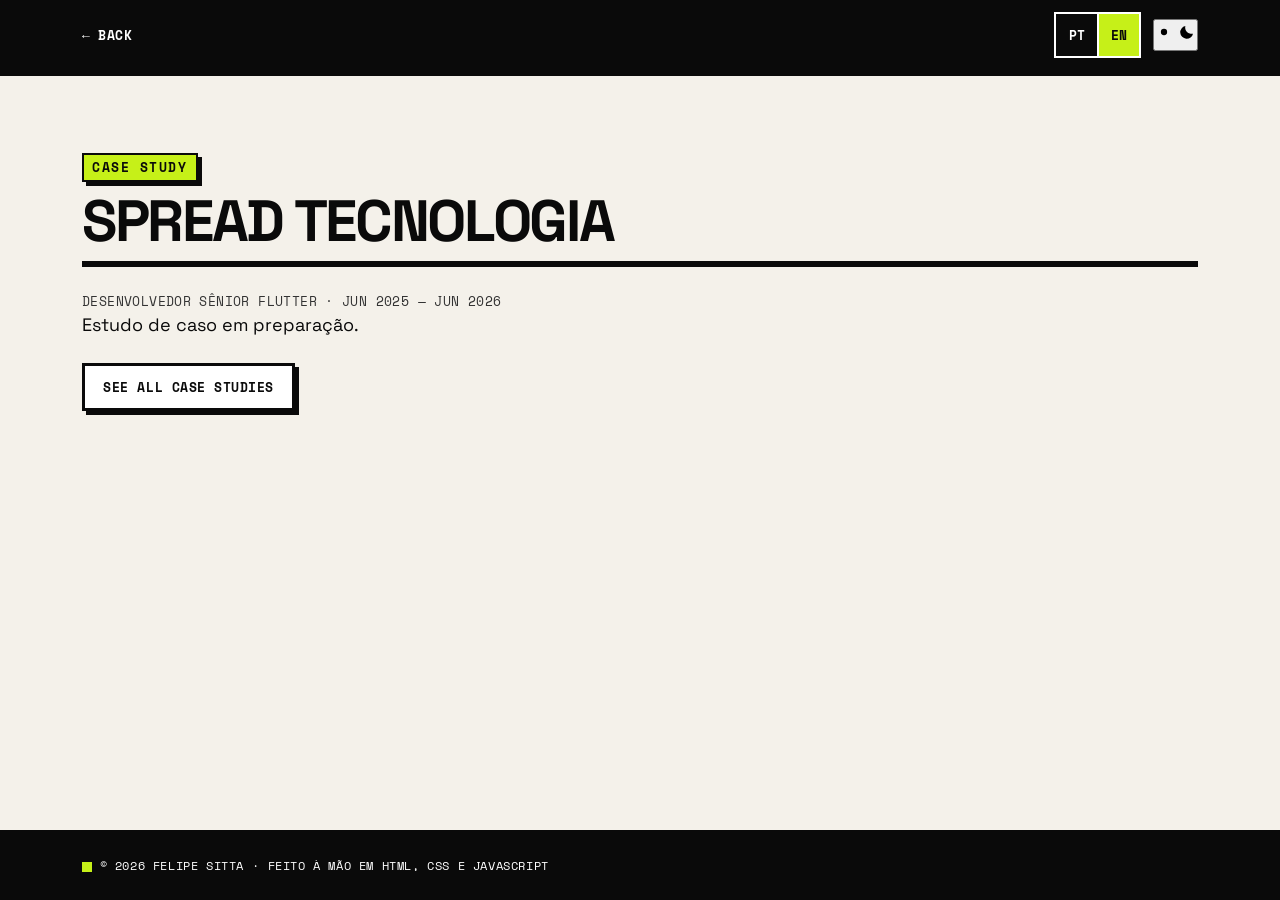
<file: work/spread.html>
<!DOCTYPE html>
<html lang="pt-BR" data-lang="pt-BR">
<head>
<meta charset="utf-8">
<meta name="viewport" content="width=device-width, initial-scale=1">
<meta name="color-scheme" content="light dark">
<meta name="theme-color" content="#ffffff" media="(prefers-color-scheme: light)">
<meta name="theme-color" content="#0b0f14" media="(prefers-color-scheme: dark)">

<title data-i18n="case.spread.meta.title">Spread Tecnologia — estudo de caso — Felipe Sitta</title>
<meta name="description" content="Estudo de caso: Desenvolvedor Sênior Flutter na Spread Tecnologia, de junho de 2025 a junho de 2026." data-i18n-content="case.spread.meta.description">
<link rel="canonical" href="https://sittaman.github.io/work/spread.html">

<meta property="og:type" content="article">
<meta property="og:site_name" content="Felipe Sitta">
<meta property="og:locale" content="pt_BR">
<meta property="og:locale:alternate" content="en_US">
<meta property="og:url" content="https://sittaman.github.io/work/spread.html">
<meta property="og:title" content="Spread Tecnologia — estudo de caso — Felipe Sitta" data-i18n-content="case.spread.meta.title">
<meta property="og:description" content="Estudo de caso: Desenvolvedor Sênior Flutter na Spread Tecnologia, de junho de 2025 a junho de 2026." data-i18n-content="case.spread.meta.description">
<meta property="og:image" content="https://sittaman.github.io/assets/img/og-cover.png">
<meta property="og:image:width" content="1200">
<meta property="og:image:height" content="630">
<meta property="og:image:alt" content="Felipe Sitta — Desenvolvedor Sênior Flutter, Design Systems e IA">
<meta name="twitter:card" content="summary_large_image">

<link rel="icon" href="../assets/img/favicon.svg" type="image/svg+xml">
<link rel="icon" href="../favicon.ico" sizes="32x32">
<link rel="apple-touch-icon" href="../apple-touch-icon.png">
<link rel="stylesheet" href="../assets/css/styles.css?v=3">
<link rel="stylesheet" href="../assets/css/print.css?v=3" media="print">

<script>
/* Resolve language + theme before first paint. Holds no policy: the ABSENCE of
   data-theme means "follow the system", so CSS stays the single source of truth. */
(function(){try{
  var d=document.documentElement;
  var q=new URLSearchParams(location.search);
  var stored=null;try{stored=localStorage.getItem('site.lang')}catch(e){}
  var langs=(navigator.languages||[navigator.language||'pt']).map(String);
  var lang=q.get('lang')||stored||((langs.some(function(x){return /^en/i.test(x)})&&!langs.some(function(x){return /^pt/i.test(x)}))?'en':'pt-BR');
  lang=/^en/i.test(lang)?'en':'pt-BR';
  d.lang=lang;d.dataset.lang=lang;
  if(lang!=='pt-BR')d.dataset.i18nPending='';
  var t=q.get('theme');
  if(t==='light'||t==='dark')d.dataset.theme=t;
  else{var st=null;try{st=localStorage.getItem('site.theme')}catch(e){}
       if(st==='light'||st==='dark')d.dataset.theme=st;}
}catch(e){}})();
</script>
<style>html[data-i18n-pending] body{visibility:hidden}</style>
<noscript><style>html[data-i18n-pending] body{visibility:visible}</style></noscript>
</head>
<body>
<a class="skip-link" href="#main" data-i18n="a11y.skip">Pular para o conteúdo</a>
<p class="sr-only" role="status" aria-live="polite" data-lang-announcer></p>

<header class="site-header">
  <div class="shell header-inner">
    <a class="back-link" href="../#experience"><span aria-hidden="true">←</span> <span data-i18n="case.back">Voltar</span></a>

    <div class="controls">
      <fieldset class="lang-switch">
        <legend class="sr-only" data-i18n="a11y.langLegend">Idioma da página</legend>
        <label class="lang-opt">
          <input type="radio" name="lang" value="pt-BR" data-action="set-lang">
          <span lang="pt-BR">PT</span>
        </label>
        <label class="lang-opt">
          <input type="radio" name="lang" value="en" data-action="set-lang">
          <span lang="en">EN</span>
        </label>
      </fieldset>

      <button type="button" class="icon-btn" data-action="set-theme" aria-pressed="false"
              aria-label="Alternar tema escuro" data-i18n-aria-label="a11y.themeToggle">
        <svg class="ico-sun" viewBox="0 0 24 24" width="18" height="18" aria-hidden="true" focusable="false">
          <circle cx="12" cy="12" r="4.2"/>
          <path d="M12 2v2.6M12 19.4V22M2 12h2.6M19.4 12H22M4.9 4.9l1.9 1.9M17.2 17.2l1.9 1.9M19.1 4.9l-1.9 1.9M6.8 17.2l-1.9 1.9"/>
        </svg>
        <svg class="ico-moon" viewBox="0 0 24 24" width="18" height="18" aria-hidden="true" focusable="false">
          <path d="M20 14.2A8.4 8.4 0 0 1 9.8 4a8.6 8.6 0 1 0 10.2 10.2Z"/>
        </svg>
      </button>
    </div>
  </div>
</header>

<main id="main" tabindex="-1">

  <!-- Case study in preparation. Replace the notice with the real write-up when it exists;
       the heading, role and period below already come from the same keys the home page uses. -->
  <section class="section" aria-labelledby="case-title">
    <div class="shell">
      <p class="eyebrow" data-i18n="case.eyebrow">Estudo de caso</p>
      <h1 id="case-title" class="page-title">Spread Tecnologia</h1>
      <p class="case-meta">
        <span data-i18n="exp.spread.role">Desenvolvedor Sênior Flutter</span> ·
        <time datetime="2025-06" data-i18n="exp.spread.start">Jun 2025</time> —
        <time datetime="2026-06" data-i18n="exp.spread.end">Jun 2026</time>
      </p>

      <p class="notice" data-i18n="case.pending">Estudo de caso em preparação.</p>

      <p class="section-actions">
        <a class="btn btn-ghost" href="../work/" data-i18n="case.allCases">Ver todos os estudos de caso</a>
      </p>
    </div>
  </section>
</main>

<footer class="site-footer">
  <div class="shell">
    <p><span data-i18n="footer.rights">© 2026 Felipe Sitta</span> · <span data-i18n="footer.built">Feito à mão em HTML, CSS e JavaScript</span></p>
  </div>
</footer>

<script src="../assets/js/i18n.js?v=3"></script>
<script src="../assets/js/main.js?v=2"></script>
</body>
</html>
</file>
<file: assets/css/styles.css>
/* ============================================================================
   Felipe Sitta — portfolio stylesheet (brutalist)
   Single sheet: tokens → base → layout → components → preferences.
   No preprocessor, no framework. Fonts are self-hosted, no third-party requests.

   The rules are deliberately hard: black 3px borders, offset shadows with no
   blur, squared corners, uppercase display type and a single acid accent.
   ========================================================================== */

/* ---------- fonts ---------- */

/* Latin subset only: the site ships pt-BR/en copy, both covered by U+0000-00FF.
   Licences live next to the files (assets/fonts/OFL-*.txt). */
@font-face {
  font-family: "Space Grotesk";
  font-style: normal;
  font-weight: 300 700;
  font-display: swap;
  src: url("../fonts/space-grotesk-latin.woff2") format("woff2");
  unicode-range: U+0000-00FF, U+0131, U+0152-0153, U+02BB-02BC, U+02C6, U+02DA,
    U+02DC, U+0304, U+0308, U+0329, U+2000-206F, U+20AC, U+2122, U+2191, U+2193,
    U+2212, U+2215, U+FEFF, U+FFFD;
}

@font-face {
  font-family: "Space Mono";
  font-style: normal;
  font-weight: 400;
  font-display: swap;
  src: url("../fonts/space-mono-400-latin.woff2") format("woff2");
  unicode-range: U+0000-00FF, U+0131, U+0152-0153, U+02BB-02BC, U+02C6, U+02DA,
    U+02DC, U+0304, U+0308, U+0329, U+2000-206F, U+20AC, U+2122, U+2191, U+2193,
    U+2212, U+2215, U+FEFF, U+FFFD;
}

@font-face {
  font-family: "Space Mono";
  font-style: normal;
  font-weight: 700;
  font-display: swap;
  src: url("../fonts/space-mono-700-latin.woff2") format("woff2");
  unicode-range: U+0000-00FF, U+0131, U+0152-0153, U+02BB-02BC, U+02C6, U+02DA,
    U+02DC, U+0304, U+0308, U+0329, U+2000-206F, U+20AC, U+2122, U+2191, U+2193,
    U+2212, U+2215, U+FEFF, U+FFFD;
}

:root {
  /* Single light theme: warm paper, black ink, one acid accent. */
  color-scheme: light;

  --bg: #f4f1ea;                                 /* warm paper */
  --surface: #ffffff;                            /* cards sit on top of the paper */
  --fg: #0a0a0a;                                 /* ink */
  --muted: #333333;                              /* 12.6:1 on paper — AA at body size */
  --border: #0a0a0a;                             /* every edge is a hard black rule */

  /* One accent, used as a fill only — never as text on paper. Black text on it
     clears 14:1, so the accent can carry labels and hover states safely. */
  --accent: #c6f018;                             /* acid lime */
  --accent-strong: #0a0a0a;
  --secondary: #0a0a0a;
  --focus: #0a0a0a;

  --btn-bg: #0a0a0a;
  --btn-fg: #ffffff;

  --chip-bg: #ffffff;
  --chip-border: #0a0a0a;
  --chip-fg: #0a0a0a;

  --font-sans: "Space Grotesk", "Helvetica Neue", Helvetica, Arial, system-ui, -apple-system, "Segoe UI", Roboto, sans-serif;
  --font-mono: "Space Mono", ui-monospace, SFMono-Regular, "SF Mono", Menlo, Consolas, "Liberation Mono", monospace;

  /* Fluid type: no type media queries anywhere in this sheet. Headings are
     display-sized and set tight; body copy stays on a readable measure. */
  --step--1: 0.8125rem;
  --step-0: clamp(1rem, 0.95rem + 0.25vw, 1.125rem);
  --step-1: clamp(1.25rem, 1.1rem + 0.6vw, 1.5rem);
  --step-2: clamp(1.6rem, 1.3rem + 1.2vw, 2.1rem);
  --step-3: clamp(2.1rem, 1.4rem + 2.8vw, 3.75rem);
  --step-4: clamp(3.25rem, 1.5rem + 8vw, 8rem);

  --space-1: 0.25rem;
  --space-2: 0.5rem;
  --space-3: 0.75rem;
  --space-4: 1rem;
  --space-5: 1.5rem;
  --space-6: 2rem;
  --space-7: 3rem;

  --radius: 0;
  --border-w: 3px;
  --shadow: 6px 6px 0 var(--fg);
  --shadow-sm: 4px 4px 0 var(--fg);

  --shell: 1180px;
  --header-h: 4.5rem;
  --transition: 120ms linear;
  --r: 1.5s;
}

/* ---------- base ---------- */

*, *::before, *::after { box-sizing: border-box; margin: 0; padding: 0; }

html {
  -webkit-text-size-adjust: 100%;
  /* Keeps anchored sections clear of the sticky header — WCAG 2.2 SC 2.4.11. */
  scroll-padding-top: calc(var(--header-h) + 0.75rem);
}

@media (prefers-reduced-motion: no-preference) {
  html { scroll-behavior: smooth; }
}

body {
  font-family: var(--font-sans);
  font-size: var(--step-0);
  line-height: 1.55;
  color: var(--fg);
  background: var(--bg);
  min-height: 100dvh;
  display: flex;
  flex-direction: column;
}

main { flex: 1 0 auto; }

h1, h2, h3, h4 {
  line-height: 0.95;
  letter-spacing: -0.04em;
  text-transform: uppercase;
  font-weight: 700;
  text-wrap: balance;
}
p { text-wrap: pretty; }
ul, ol { list-style: none; }
img, svg { max-width: 100%; }
button { font: inherit; color: inherit; }
fieldset { border: 0; }
[hidden] { display: none !important; }

::selection { background: #c6f018; color: var(--fg); }

a {
  color: var(--fg);
  text-decoration: underline;
  text-decoration-thickness: 2px;
  text-underline-offset: 3px;
}
a:hover {
  background: var(--accent);
  color: var(--fg);
  text-decoration-thickness: 3px;
}

:focus-visible { outline: var(--border-w) solid var(--focus); outline-offset: 3px; border-radius: 0; }

.sr-only {
  position: absolute; width: 1px; height: 1px;
  padding: 0; margin: -1px; overflow: hidden;
  clip-path: inset(50%); white-space: nowrap; border: 0;
}

.shell {
  width: 100%;
  max-width: var(--shell);
  margin-inline: auto;
  padding-inline: clamp(1rem, 5vw, 2rem);
}

.skip-link {
  position: absolute; left: var(--space-4); top: -100%; z-index: 60;
  background: var(--fg); color: var(--accent);
  border: var(--border-w) solid var(--fg);
  padding: var(--space-3) var(--space-5);
  font-family: var(--font-mono); font-weight: 700;
  text-transform: uppercase; letter-spacing: 0.06em; text-decoration: none;
}
.skip-link:focus-visible { top: var(--space-2); }

/* ---------- header ---------- */

/* The header is the one solid black block on the page: it anchors the layout and
   gives the nav a surface to invert against. */
.site-header {
  position: sticky; top: 0; z-index: 20;
  background: var(--fg); color: #ffffff;
  border-bottom: var(--border-w) solid var(--fg);
}
.site-header :focus-visible { outline-color: var(--accent); }

.header-inner {
  display: flex; flex-wrap: wrap; align-items: center;
  gap: var(--space-2) var(--space-5);
  padding-block: var(--space-3);
}

.brand {
  display: inline-flex; align-items: center; gap: var(--space-2);
  color: #ffffff; text-decoration: none; font-weight: 700;
}
.brand:hover { background: transparent; }
.brand:hover .brand-mark { background: var(--fg); color: var(--accent); border-color: var(--accent); }
/* Terminal prompt, not initials: the mark is a monospace ">_" so it reads as a shell
   cursor rather than a monogram. The tile is a flat accent square — no gradient. */
.brand-mark {
  display: inline-grid; place-items: center;
  width: 2.25rem; height: 2.25rem;
  background: var(--accent); color: var(--fg);
  border: 2px solid var(--accent);
  font-family: var(--font-mono); font-size: 1rem; font-weight: 700; letter-spacing: 0;
  /* The underscore sits on the baseline; nudging the pair up centres the ink, not the
     line box, so the prompt looks optically centred in the tile. */
  padding-bottom: 0.15rem;
}

.controls { display: flex; align-items: center; gap: var(--space-3); margin-left: auto; }

/* Nav: a strip that scrolls horizontally on narrow screens. Chosen over a hamburger
   deliberately — no focus trap, no scroll lock, no aria-expanded to get wrong. */
.site-nav { order: 3; width: 100%; }
.site-nav ul {
  display: flex; gap: 0;
  overflow-x: auto; scrollbar-width: none;
  -webkit-overflow-scrolling: touch;
  mask-image: linear-gradient(to right, #000 calc(100% - 2rem), transparent);
}
.site-nav ul::-webkit-scrollbar { display: none; }
.site-nav a {
  display: inline-block; padding: 0.45rem 0.7rem;
  color: #ffffff; text-decoration: none;
  font-family: var(--font-mono);
  font-size: var(--step--1); font-weight: 700; white-space: nowrap;
  text-transform: uppercase; letter-spacing: 0.04em;
  transition: background-color var(--transition), color var(--transition);
}
.site-nav a:hover { background: var(--accent); color: var(--fg); }
.site-nav a[aria-current="true"] {
  background: var(--accent); color: var(--fg);
}

/* The back link shares the header, so it needs the header's colours. */
.site-header .back-link { color: #ffffff; }
.site-header .back-link:hover { background: var(--accent); color: var(--fg); }

.lang-switch {
  display: inline-flex; gap: 0; padding: 0;
  border: 2px solid #ffffff;
  background: var(--fg);
}
.lang-opt { position: relative; display: inline-flex; }
.lang-opt input {
  position: absolute; inset: 0;
  opacity: 0; margin: 0; cursor: pointer;
}
.lang-opt span {
  display: inline-flex; align-items: center; justify-content: center;
  min-width: 2.6rem; min-height: 2.6rem; padding: 0 0.5rem;
  font-family: var(--font-mono);
  font-size: var(--step--1); font-weight: 700;
  color: #ffffff;
  transition: background-color var(--transition), color var(--transition);
}
.lang-opt + .lang-opt span { border-left: 2px solid #ffffff; }
.lang-opt input:not(:checked):hover + span { background: #ffffff; color: var(--fg); }
.lang-opt input:checked + span { background: var(--accent); color: var(--fg); }
.lang-opt input:focus-visible + span { outline: var(--border-w) solid var(--accent); outline-offset: 3px; }

@media (min-width: 48rem) {
  .site-nav { order: 0; width: auto; }
  .site-nav ul { mask-image: none; overflow: visible; }
}

/* The nav drops to a second row on narrow screens, so the sticky header is taller
   than --header-h. Anchor offsets have to follow it or a jumped-to heading lands
   underneath the bar. */
@media (max-width: 47.999rem) {
  :root { --header-h: 7.25rem; }
}

/* ---------- hero ---------- */

.hero {
  position: relative;
  padding-block: clamp(3rem, 8vw, 7rem) clamp(2.5rem, 6vw, 5rem);
}
/* A single 8px rule closes the hero — heavier than the 3px section rules, so the
   opening statement reads as a block rather than another section. */
.hero::after {
  content: ""; position: absolute; inset-inline: 0; bottom: 0; height: 8px;
  background: var(--fg);
}

.hero h1 { font-size: var(--step-4); line-height: 0.84; letter-spacing: -0.055em; }

/* The tagline is a sticker: accent fill, hard border, hard shadow. */
.hero-sub {
  display: inline-block;
  margin-top: var(--space-5);
  padding: 0.35rem 0.7rem;
  background: var(--accent); color: var(--fg);
  border: var(--border-w) solid var(--fg);
  box-shadow: var(--shadow);
  font-family: var(--font-mono);
  font-size: var(--step-1); font-weight: 700;
  text-transform: uppercase; letter-spacing: 0.02em;
  line-height: 1.2;
}

.lede {
  max-width: 62ch; margin-top: var(--space-5);
  padding-left: var(--space-5);
  border-left: 8px solid var(--fg);
  font-size: var(--step-0); line-height: 1.6;
}

.hero-actions { display: flex; flex-wrap: wrap; gap: var(--space-4); margin-top: var(--space-6); }

.btn {
  display: inline-flex; align-items: center; gap: var(--space-2);
  padding: 0.65rem 1.15rem; min-height: 3rem;
  border: var(--border-w) solid var(--fg);
  font-family: var(--font-mono);
  font-weight: 700; font-size: var(--step--1);
  text-transform: uppercase; letter-spacing: 0.04em;
  text-decoration: none;
  box-shadow: var(--shadow-sm);
  transition: transform var(--transition), box-shadow var(--transition),
              background-color var(--transition), color var(--transition);
}
.btn:hover,
.btn:focus-visible {
  background: var(--accent); color: var(--fg);
  transform: translate(3px, 3px);
  box-shadow: 1px 1px 0 var(--fg);
}
.btn:active { transform: translate(4px, 4px); box-shadow: 0 0 0 var(--fg); }
.btn-primary { background: var(--btn-bg); color: var(--btn-fg); }
.btn-primary:hover { background: var(--accent); color: var(--fg); }
.btn-ghost { background: var(--surface); color: var(--fg); }
.btn-note {
  font-size: 0.85em; font-weight: 700;
  opacity: 0.85;
}

@media (prefers-reduced-motion: no-preference) {
  .hero .shell > * { animation: rise 360ms linear both; }
  .hero .shell > *:nth-child(2) { animation-delay: 50ms; }
  .hero .shell > *:nth-child(3) { animation-delay: 90ms; }
  .hero .shell > *:nth-child(4) { animation-delay: 130ms; }
  @keyframes rise {
    from { opacity: 0; transform: translateY(16px); }
    to { opacity: 1; transform: none; }
  }
}

@keyframes t {
  to { transform: rotate(360deg); }
}

@keyframes u {
  0%, 49% { opacity: 1; }
  50%, 100% { opacity: 0; }
}

html[data-t] { background: var(--bg); overflow-x: hidden; }
html[data-t] .p { animation: t var(--r) linear infinite; transform-origin: 50% 50%; }

/* ---------- sections ---------- */

main { counter-reset: section; }
main > .section {
  padding-block: clamp(2.75rem, 6vw, 5rem);
  border-top: var(--border-w) solid var(--border);
}
/* The hero already ends in an 8px rule, so the first section adds none. */
main > .hero + .section { border-top: 0; }
/* Numbered section labels: "01 / COMPETÊNCIAS". Case pages are excluded so their
   subsections do not all inherit the same number. */
main > .section:not(.case-study) { counter-increment: section; }
main > .section:not(.case-study) > .shell > h2::before {
  content: counter(section, decimal-leading-zero) " / ";
  font-family: var(--font-mono);
  font-size: 0.42em; letter-spacing: 0.08em; font-weight: 700;
  vertical-align: 0.35em;
}

h2 { font-size: var(--step-3); font-weight: 700; }
h2::after {
  content: ""; display: block; width: 100%; height: 5px; margin-top: var(--space-3);
  background: var(--fg);
}
/* Whatever follows a section or page heading gets the same breathing room — the
   heavy rule under the heading makes the default gap look cramped. */
.section > .shell > h2 + *,
.section > .shell > .page-title + * { margin-top: var(--space-5); }

/* The cards grid follows the section heading directly, so it tightens the
   generic `h2 + *` gap a step. */
.section > .shell > h2 + .cards { margin-top: var(--space-5); }

.prose { max-width: 68ch; }
.prose p + p { margin-top: var(--space-3); }

/* ---------- skills ---------- */

.skills-grid {
  display: grid; gap: 1.75rem;
  grid-template-columns: repeat(2, minmax(0, 1fr));
}
@media (max-width: 47.999rem) {
  .skills-grid { grid-template-columns: 1fr; }
}
/* Each group is its own boxed panel; the heading is a full-bleed black bar. */
.skill-group {
  background: var(--surface);
  border: var(--border-w) solid var(--fg);
  box-shadow: var(--shadow);
  padding: var(--space-5);
}
.skill-group h3 {
  margin: calc(-1 * var(--space-5)) calc(-1 * var(--space-5)) var(--space-4);
  padding: 0.5rem var(--space-5);
  background: var(--fg); color: #ffffff;
  font-family: var(--font-mono);
  font-size: var(--step--1); font-weight: 700;
  letter-spacing: 0.06em; line-height: 1.3;
}

.chips { display: flex; flex-wrap: wrap; gap: var(--space-2); margin-top: 0; }
.chips li {
  padding: 0.2rem 0.5rem;
  border: 2px solid var(--chip-border);
  background: var(--chip-bg); color: var(--chip-fg);
  font-family: var(--font-mono);
  font-size: 0.75rem; line-height: 1.45;
  text-transform: uppercase; letter-spacing: 0.02em;
}

/* ---------- experience ---------- */

.timeline { display: flex; flex-direction: column; gap: 2.75rem; }
.timeline > li { position: relative; padding-left: var(--space-6); }
.timeline > li::before {
  content: ""; position: absolute; left: 0; top: 0.45rem;
  width: 14px; height: 14px;
  background: var(--fg);
}
.timeline > li::after {
  content: ""; position: absolute; left: 6px; top: 1.9rem;
  bottom: calc(-1 * 2.75rem); width: 2px; background: var(--fg);
}
.timeline > li:last-child::after { display: none; }

/* The timeline entry is the client's name alone — no role, no dates. */
.job h3 { font-size: var(--step-2); font-weight: 700; }
.org {
  display: inline-block;
  background: var(--accent); color: var(--fg);
  border: var(--border-w) solid var(--fg);
  box-shadow: var(--shadow-sm);
  padding: 0 0.25em;
}

.bullets { display: flex; flex-direction: column; gap: var(--space-2); margin-top: var(--space-3); }
.bullets li { position: relative; padding-left: var(--space-5); }
.bullets li::before {
  content: ""; position: absolute; left: var(--space-1); top: 0.55em;
  width: 8px; height: 8px; background: var(--fg);
}

/* The summary and its case-study link belong to .job, not to the timeline: they sit inside the
   same <article>, so .job's break-inside rule already covers printing them. */
.job-summary { max-width: 68ch; margin-top: var(--space-3); }
.job-link {
  margin-top: var(--space-3);
  font-family: var(--font-mono); font-size: var(--step--1);
  font-weight: 700; text-transform: uppercase; letter-spacing: 0.04em;
}

/* ---------- cards (projects) ---------- */

.cards {
  display: grid; gap: 1.75rem;
  grid-template-columns: repeat(2, minmax(0, 1fr));
}
@media (max-width: 47.999rem) {
  .cards { grid-template-columns: 1fr; }
}
.cards:empty { display: none; }
.card {
  padding: var(--space-5);
  border: var(--border-w) solid var(--fg);
  background: var(--surface);
  box-shadow: var(--shadow);
  transition: transform var(--transition), box-shadow var(--transition);
}
.card:hover {
  transform: translate(3px, 3px);
  box-shadow: 1px 1px 0 var(--fg);
}
/* h2 as well as h4: /work nests its cards under a page-level h1, so the card heading there is
   an h2 — which would otherwise inherit the section heading's size AND its heavy rule. */
.card h2, .card h4 { font-size: var(--step-1); font-weight: 700; line-height: 1.05; }
.card h2::after, .card h4::after { display: none; }
.card-meta {
  margin-top: var(--space-2);
  font-family: var(--font-mono); font-size: 0.75rem;
  text-transform: uppercase; letter-spacing: 0.03em;
  color: var(--muted); font-variant-numeric: tabular-nums;
}
.card-summary { margin-top: var(--space-3); }
.card-links {
  margin-top: var(--space-4);
  font-family: var(--font-mono); font-size: var(--step--1);
  font-weight: 700; text-transform: uppercase; letter-spacing: 0.04em;
}
/* Carries its own top gap: the empty grid it follows is display:none, so it is what the
   heading's spacing lands on. */
.empty-note {
  margin-top: var(--space-4);
  color: var(--muted); font-size: var(--step--1);
}

/* ---------- subpages (/work and the case studies) ---------- */

/* The <h1> of a standalone page — sized and ruled like the section headings, so a subpage
   reads as the same site without an <h2> that has no parent <h1>. */
.page-title { font-size: var(--step-3); font-weight: 700; }
.page-title::after {
  content: ""; display: block; width: 100%; height: 6px; margin-top: var(--space-3);
  background: var(--fg);
}

.eyebrow {
  display: inline-block;
  margin-bottom: var(--space-3);
  padding: 0.15rem 0.5rem;
  background: var(--accent); color: var(--fg);
  border: 2px solid var(--fg);
  box-shadow: var(--shadow-sm);
  font-family: var(--font-mono);
  font-size: var(--step--1); font-weight: 700;
  text-transform: uppercase; letter-spacing: 0.12em;
}

/* Spacing after the page title comes from the `+ *` rule above, not from here. */
.case-meta {
  color: var(--muted);
  font-family: var(--font-mono); font-size: var(--step--1);
  text-transform: uppercase; letter-spacing: 0.03em;
  font-variant-numeric: tabular-nums;
}

/* Section headings inside a write-up. The page title above them already carries the heavy
   rule; repeating it under every section turns the page into a stack of bars, so these are
   sized as subsections with a square marker instead. Space below each comes from the
   `h2 + *` rule. */
.case-study h2 {
  display: flex; align-items: center; gap: var(--space-3);
  margin-top: var(--space-6);
  font-size: var(--step-1); font-weight: 700;
}
.case-study h2::before {
  content: ""; flex: 0 0 auto;
  width: 0.7rem; height: 0.7rem;
  background: var(--accent);
  border: var(--border-w) solid var(--fg);
}
.case-study h2::after { display: none; }

/* The head script adds data-case-pending before first paint; main.js clears it once the selected
   case is known. Without JS the attribute never exists, so every case stays visible. */
html[data-case-pending] .case-study { display: none; }

/* The shared "all case studies" action sits after the sections, not inside each one. */
.case-actions { padding-block: var(--space-5) var(--space-7); }

.back-link {
  display: inline-flex; align-items: center; gap: var(--space-2);
  color: #ffffff; font-family: var(--font-mono);
  font-size: var(--step--1); font-weight: 700;
  text-transform: uppercase; letter-spacing: 0.04em;
  text-decoration: none;
}

/* ---------- contact ---------- */

.section-actions { display: flex; flex-wrap: wrap; gap: var(--space-4); margin-top: var(--space-5); }

.contact-list { display: grid; gap: 0; margin-top: var(--space-5); border-top: var(--border-w) solid var(--fg); }
.contact-list li {
  display: flex; flex-wrap: wrap; align-items: baseline; gap: var(--space-2) var(--space-4);
  padding-block: var(--space-4);
  border-bottom: var(--border-w) solid var(--fg);
}
.contact-list .label {
  min-width: 6rem;
  font-family: var(--font-mono);
  font-size: var(--step--1); font-weight: 700;
  text-transform: uppercase; letter-spacing: 0.08em;
  color: var(--fg);
}
.contact-list a { font-size: var(--step-1); font-weight: 700; }

/* ---------- footer ---------- */

.site-footer {
  padding-block: var(--space-5);
  background: var(--fg);
  border-top: var(--border-w) solid var(--fg);
  color: #ffffff;
  font-family: var(--font-mono);
  font-size: 0.75rem; text-transform: uppercase; letter-spacing: 0.05em;
}
.site-footer p { display: flex; align-items: center; gap: var(--space-2); }
.site-footer p::before {
  content: ""; width: 0.6rem; height: 0.6rem;
  background: var(--accent);
}

/* ---------- forced colours ---------- */

@media (forced-colors: active) {
  .btn, .chips li, .card, .skill-group, .lang-switch { border: 2px solid CanvasText; }
  .brand-mark { background: CanvasText; color: Canvas; }
  .org, .hero-sub, .eyebrow { border: 2px solid CanvasText; }
}

/* ---------- reduced motion ---------- */

@media (prefers-reduced-motion: reduce) {
  .card:hover, .btn:hover, .btn:focus-visible, .btn:active { transform: none; }
}
</file>
<file: assets/css/print.css>
/* Print: the page doubles as a paper CV. Loaded with media="print" so it costs nothing
   on screen. The rules below swap the screen palette for pure black on white. */

@page { margin: 12mm; }

/* Override the screen tokens for paper: maximum contrast, no tinted surfaces, no accent
   fills. `:root` alone is enough now that the site has a single light theme. */
:root {
  color-scheme: light;

  --bg: #ffffff;
  --surface: #ffffff;
  --fg: #000000;
  --muted: #333333;
  --border: #999999;
  --accent: #000000;
  --accent-strong: #000000;
  --secondary: #000000;
  --chip-bg: #ffffff;
  --chip-border: #999999;
  --chip-fg: #000000;
  --btn-bg: #ffffff;
  --btn-fg: #000000;
  --focus: #000000;

  font-size: 11pt;
}

body { background: #fff; display: block; }

/* Chrome: strip every interactive and decorative affordance. The case-study links go too —
   a printed copy reaches the site through the URL in the footer, not through a relative href. */
.site-header,
.skip-link,
.hero-actions,
.card-links,
.job-link,
.section-actions,
[data-lang-announcer] { display: none !important; }

.hero::after,
h2::after,
.page-title::after,
.timeline > li::before,
.timeline > li::after,
.case-study h2::before,
.site-footer p::before,
main > .section:not(.case-study) > .shell > h2::before { display: none; }

/* Paper is not a poster: drop every offset shadow, heavy border and inverted fill. */
.card, .skill-group, .org, .hero-sub, .eyebrow, .btn {
  box-shadow: none !important;
  border-width: 1px !important;
}
.card, .skill-group { border: 1px solid #999; }
.org, .hero-sub, .eyebrow { background: #fff; color: #000; }
.skill-group h3 { margin: 0 0 0.4rem; padding: 0; background: #fff; color: #000; }
.card:hover { transform: none; }

.contact-list { border-top: 1px solid #999; }
.contact-list li { border-bottom: 1px solid #999; }
.site-footer { background: #fff; color: #000; border-top: 1px solid #999; padding-block: 0.25rem; break-inside: avoid; }

/* A CV reads linearly — collapse every grid to one column. */
.skills-grid, .cards, .contact-list { display: block; }
.skills-grid > *, .cards > * { margin-bottom: 0.8rem; break-inside: avoid; }
.chips { margin-top: 0.2rem; }
.chips li { border-color: #999; }

.timeline { display: block; }
.timeline > li { padding-left: 0; margin-bottom: 1rem; }

/* Headings must never strand at the foot of a page. */
h1, h2, h3, h4 { break-after: avoid; }
.job, .card { break-inside: avoid; }

/* Expand only the contact block's URLs; expanding every link makes it unreadable. */
.contact-list a[href^="https://"]::after {
  content: " (" attr(href) ")";
  font-size: 0.85em;
  color: #333;
  word-break: break-all;
}
.contact-list .label { min-width: 0; }

/* A paper copy should still reach the online version. Appended to the rights line so the
   footer stays a single row and cannot spill a URL onto a page of its own. */
.site-footer p::after {
  content: " · sittaman.github.io";
  color: #333;
}
</file>
